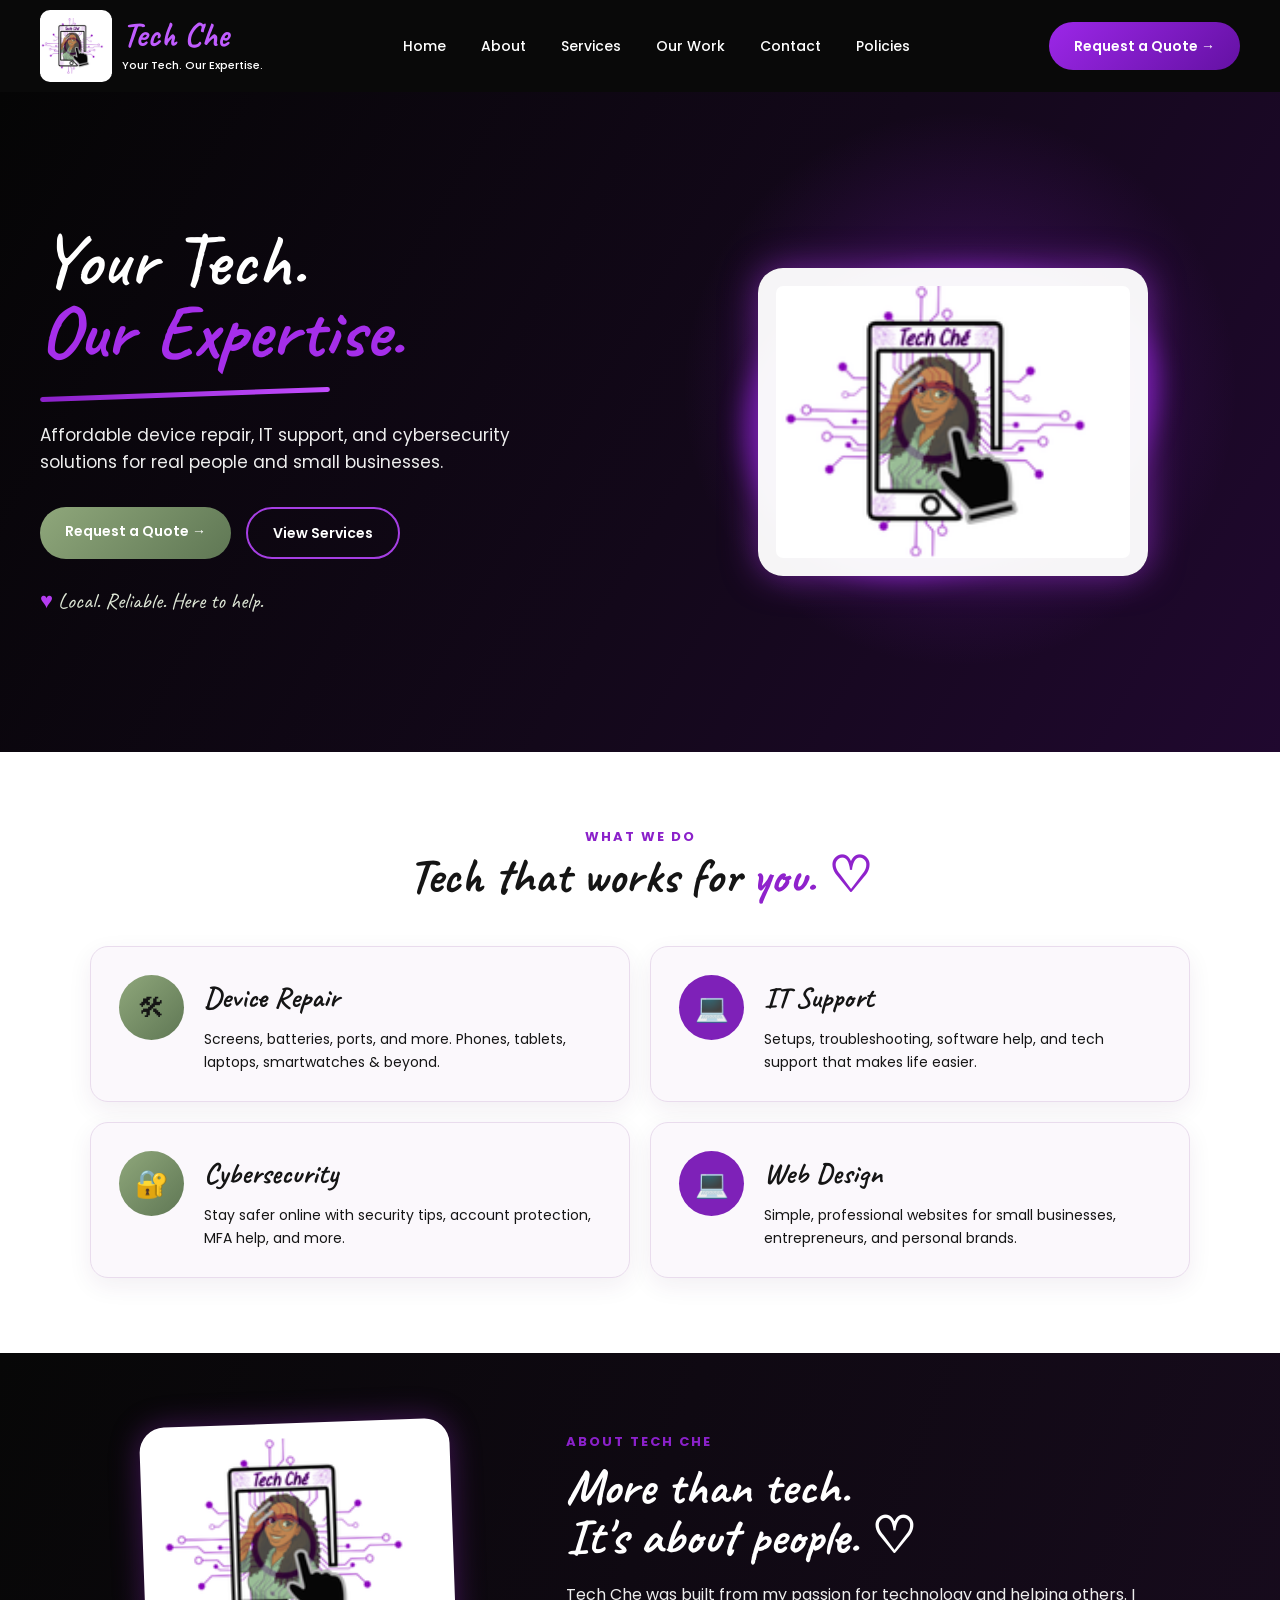
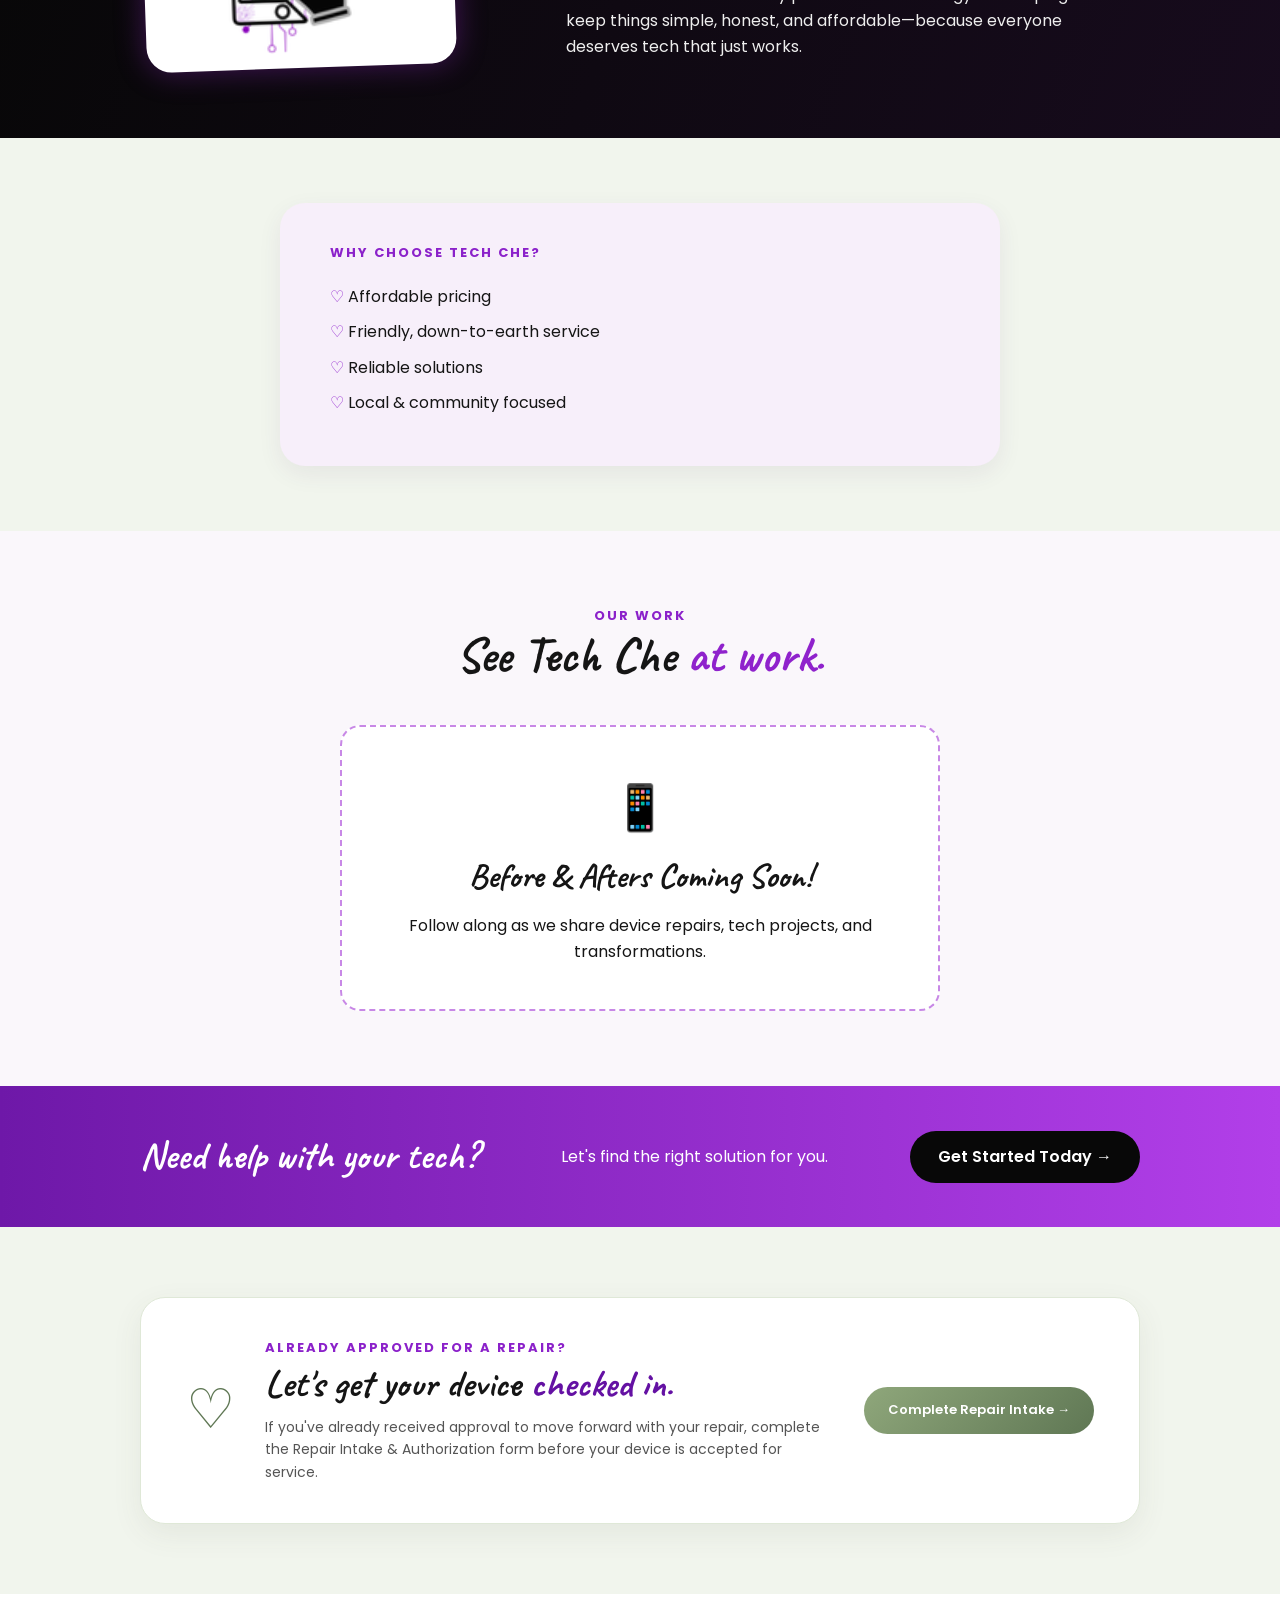
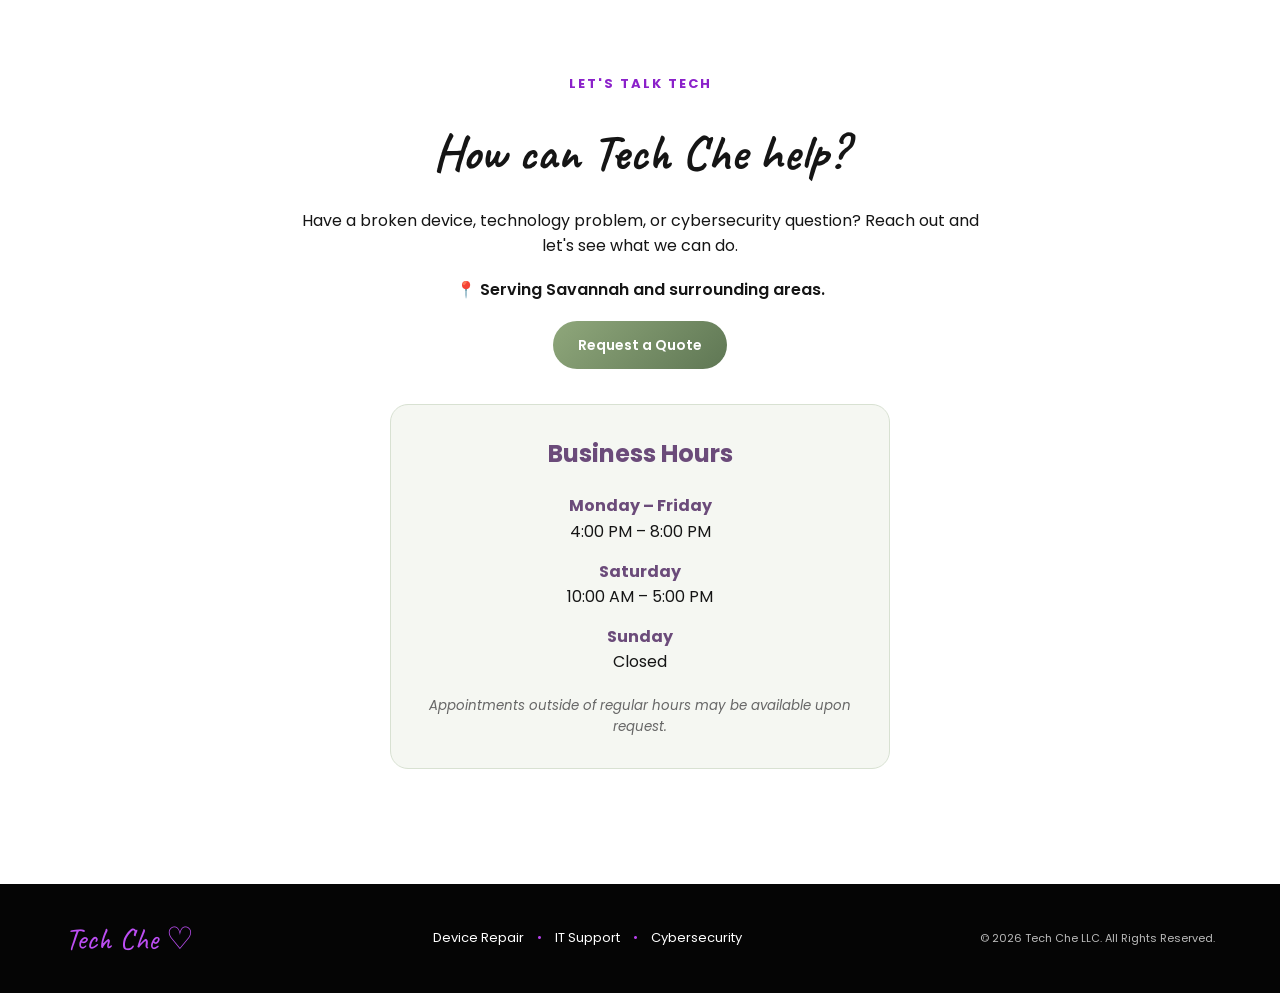
<file: index.html>
<!DOCTYPE html>
<html lang="en">

<head>
    <meta charset="UTF-8">
    <meta name="viewport" content="width=device-width, initial-scale=1.0">

    <title>Tech Che | Device Repair, IT Support & Cybersecurity</title>

    <meta name="description"
        content="Tech Che provides affordable device repair, IT support, and cybersecurity solutions for individuals and small businesses.">

    <link rel="stylesheet" href="style.css">

    <!-- Google Fonts -->
    <link rel="preconnect" href="https://fonts.googleapis.com">
    <link rel="preconnect" href="https://fonts.gstatic.com" crossorigin>
    <link href="https://fonts.googleapis.com/css2?family=Caveat:wght@400;600;700&family=Poppins:wght@400;500;600;700&display=swap"
        rel="stylesheet">
</head>

<body>


    <!-- NAVIGATION -->
    <header>
        <nav>

            <a href="/" class="brand">
                <img src="tech-che-logo.png" alt="Tech Che Logo">
                <div>
                    <span class="brand-name">Tech Che</span>
                    <span class="tagline">Your Tech. Our Expertise.</span>
                </div>
            </a>

    <button class="menu-toggle" onclick="toggleMenu()" aria-label="Open navigation menu">
    ☰
</button>

<ul id="nav-menu">
    <li><a href="/">Home</a></li>
    <li><a href="/#about">About</a></li>
    <li><a href="/#services">Services</a></li>
    <li><a href="/#work">Our Work</a></li>
    <li><a href="/#contact">Contact</a></li>
    <li><a href="/policies.html">Policies</a></li>
</ul>
           

    <a href="quote.html" class="nav-button">
        Request a Quote →
    </a>

</div>

        </nav>
    </header>


    <main>

        <!-- HERO -->
        <section id="home" class="hero">

            <div class="hero-content">

                <div class="hero-text">

                    <h1>
                        <span>Your Tech.</span>
                        <strong>Our Expertise.</strong>
                    </h1>

                    <div class="purple-line"></div>

                    <p class="hero-description">
                        Affordable device repair, IT support, and cybersecurity
                        solutions for real people and small businesses.
                    </p>

                    <div class="hero-buttons">

                        <a href="quote.html" class="primary-button">
                            Request a Quote →
                        </a>

                        <a href="#services" class="secondary-button">
                            View Services
                        </a>

                    </div>

                    <p class="local-message">
                        ♥ <span>Local. Reliable. Here to help.</span>
                    </p>

                </div>


                <div class="hero-image">

                    <div class="purple-glow"></div>

                    <img src="tech-che-logo.png"
                         alt="Tech Che Technology Services">

                </div>

            </div>

        </section>


        <!-- SERVICES -->
        <section id="services" class="services">

            <div class="section-heading">

                <p>WHAT WE DO</p>

                <h2>
                    Tech that works for
                    <span>you. ♡</span>
                </h2>

            </div>


            <div class="service-grid">

                <div class="service-card">

                    <div class="service-icon">🛠</div>

                    <div>
                        <h3>Device Repair</h3>

                        <p>
                            Screens, batteries, ports, and more.
                            Phones, tablets, laptops, smartwatches
                            & beyond.
                        </p>
                    </div>

                </div>


                <div class="service-card">

                    <div class="service-icon">💻</div>

                    <div>
                        <h3>IT Support</h3>

                        <p>
                            Setups, troubleshooting, software help,
                            and tech support that makes life easier.
                        </p>
                    </div>

                </div>


                <div class="service-card">

                    <div class="service-icon">🔐</div>

                    <div>
                        <h3>Cybersecurity</h3>

                        <p>
                            Stay safer online with security tips,
                            account protection, MFA help, and more.
                        </p>
                    </div>

                </div>

          <div class="service-card">
    <div class="service-icon">💻</div>

    <div>
        <h3>Web Design</h3>

        <p>
            Simple, professional websites for small businesses,
            entrepreneurs, and personal brands.
        </p>
    </div>
</div>

        </section>


        <!-- ABOUT -->
        <section id="about" class="about">

            <div class="about-layout">

                <div class="about-visual">

                    <div class="about-logo-box">
                        <img src="tech-che-logo.png"
                             alt="Tech Che">
                    </div>

                </div>


                <div class="about-text">

                    <p class="small-heading">ABOUT TECH CHE</p>

                    <h2>
                        More than tech.<br>
                        It's about people. ♡
                    </h2>

                    <p>
                        Tech Che was built from my passion for technology
                        and helping others. I keep things simple, honest,
                        and affordable—because everyone deserves tech
                        that just works.
                    </p>

                </div>

            </div>

        </section>


        <!-- WHY TECH CHE -->
        <section class="why">

            <div class="why-box">

                <p class="small-heading">WHY CHOOSE TECH CHE?</p>

                <div class="why-list">

                    <p>♡ Affordable pricing</p>

                    <p>♡ Friendly, down-to-earth service</p>

                    <p>♡ Reliable solutions</p>

                    <p>♡ Local & community focused</p>

                </div>

            </div>

        </section>


        <!-- OUR WORK -->
        <section id="work" class="work">

            <div class="section-heading">

                <p>OUR WORK</p>

                <h2>
                    See Tech Che
                    <span>at work.</span>
                </h2>

            </div>


            <div class="work-placeholder">

                <p>📱</p>

                <h3>Before & Afters Coming Soon!</h3>

                <p>
                    Follow along as we share device repairs,
                    tech projects, and transformations.
                </p>

            </div>

        </section>


        <!-- QUOTE -->
        <section id="quote" class="quote">

            <div class="quote-content">

                <h2>Need help with your tech?</h2>

                <p>
                    Let's find the right solution for you.
                </p>

                <a href="#contact" class="quote-button">
                    Get Started Today →
                </a>

            </div>

        </section>

<!-- EXISTING CUSTOMER INTAKE -->
<section class="intake-cta">

    <div class="intake-cta-box">

        <div class="intake-cta-icon">♡</div>

        <div class="intake-cta-text">

            <p class="small-heading">
                ALREADY APPROVED FOR A REPAIR?
            </p>

            <h2>
                Let's get your device
                <span>checked in.</span>
            </h2>

            <p>
                If you've already received approval to move forward
                with your repair, complete the Repair Intake &
                Authorization form before your device is accepted
                for service.
            </p>

        </div>

        <a href="/intake.html" class="intake-cta-button">
            Complete Repair Intake →
        </a>

    </div>

</section>
        <!-- CONTACT -->
        <section id="contact" class="contact">

            <p class="small-heading">LET'S TALK TECH</p>

            <h2>How can Tech Che help?</h2>

            <p>
                Have a broken device, technology problem,
                or cybersecurity question? Reach out and
                let's see what we can do.
            </p>

            <p class="service-area">
                📍 Serving Savannah and surrounding areas.
            </p>

            <a href="quote.html" class="primary-button">
                Request a Quote
            </a>
<div class="business-hours">
    <h3>Business Hours</h3>

    <p><strong>Monday – Friday</strong><br>
    4:00 PM – 8:00 PM</p>

    <p><strong>Saturday</strong><br>
    10:00 AM – 5:00 PM</p>

    <p><strong>Sunday</strong><br>
    Closed</p>

    <small>Appointments outside of regular hours may be available upon request.</small>
</div>
        </section>

    </main>


    <!-- FOOTER -->
    <footer>

        <div class="footer-content">

            <div class="footer-brand">
                Tech Che ♡
            </div>

            <div class="footer-services">
                Device Repair
                <span>•</span>
                IT Support
                <span>•</span>
                Cybersecurity
            </div>

            <p>
                © 2026 Tech Che LLC. All Rights Reserved.
            </p>

        </div>

    </footer>
<script>
    function toggleMenu() {
        document.getElementById("nav-menu").classList.toggle("show");
    }
</script>
</body>

</html>
</file>
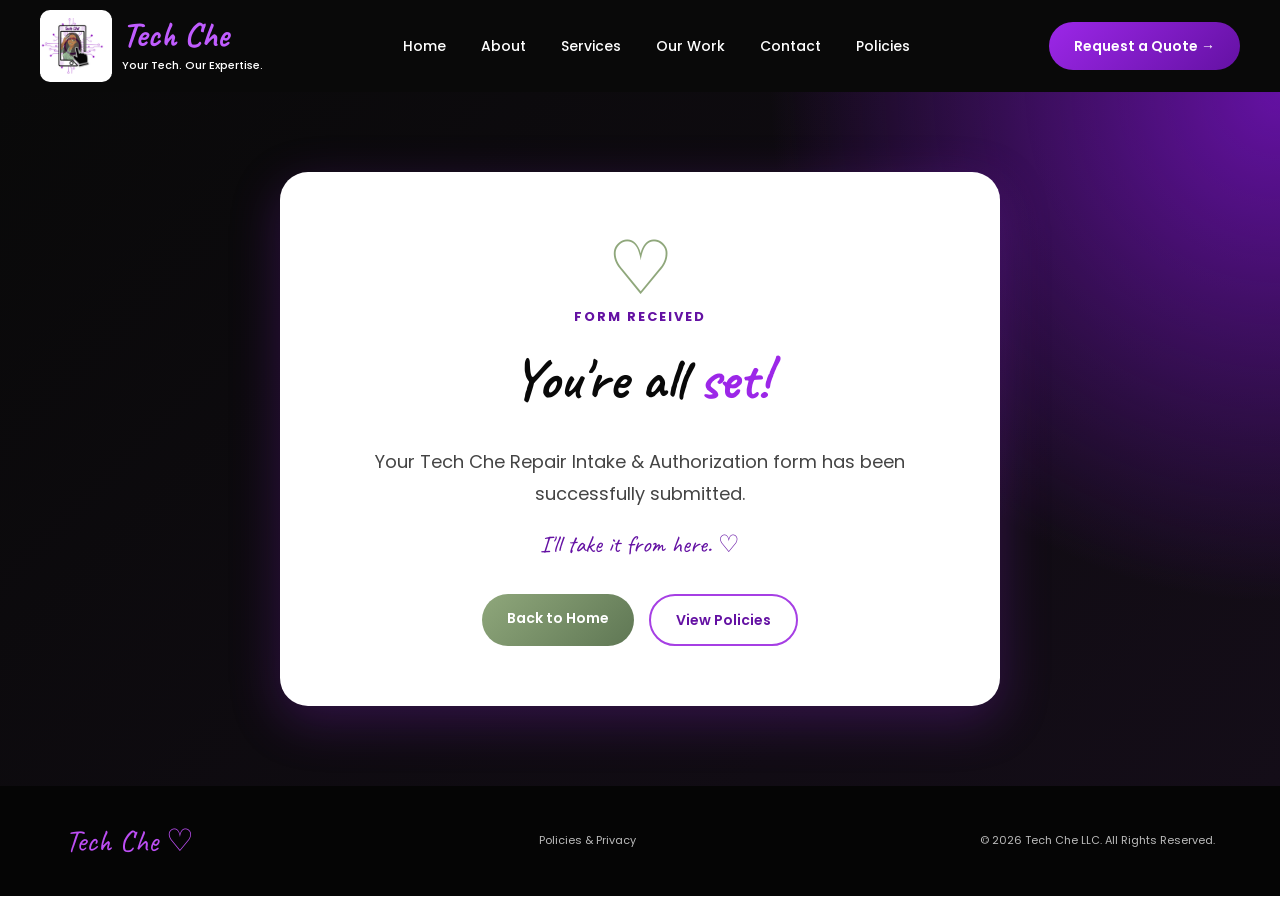
<file: intake-thank-you.html>
<!DOCTYPE html>
<html lang="en">

<head>
    <meta charset="UTF-8">
    <meta name="viewport" content="width=device-width, initial-scale=1.0">

    <title>Repair Authorization Received | Tech Che</title>

    <link rel="stylesheet" href="style.css">

    <link rel="preconnect" href="https://fonts.googleapis.com">
    <link rel="preconnect" href="https://fonts.gstatic.com" crossorigin>

    <link href="https://fonts.googleapis.com/css2?family=Caveat:wght@400;600;700&family=Poppins:wght@400;500;600;700&display=swap"
          rel="stylesheet">
</head>

<body>

<header>
    <nav>

        <a href="/" class="brand">
            <img src="tech-che-logo.png" alt="Tech Che Logo">

            <div>
                <span class="brand-name">Tech Che</span>
                <span class="tagline">Your Tech. Our Expertise.</span>
            </div>
        </a>

        <button class="menu-toggle"
                onclick="toggleMenu()"
                aria-label="Open navigation menu">
            ☰
        </button>

      <ul id="nav-menu">
    <li><a href="/">Home</a></li>
    <li><a href="/#about">About</a></li>
    <li><a href="/#services">Services</a></li>
    <li><a href="/#work">Our Work</a></li>
    <li><a href="/#contact">Contact</a></li>
    <li><a href="/policies.html">Policies</a></li>
</ul>

        <a href="quote.html" class="nav-button">
            Request a Quote →
        </a>

    </nav>
</header>


<main class="thank-you-page">

    <section class="thank-you-box">

        <div class="thank-you-heart">♡</div>

        <p class="small-heading">
            FORM RECEIVED
        </p>

        <h1>
            You're all
            <span>set!</span>
        </h1>

        <p class="thank-you-message">
            Your Tech Che Repair Intake & Authorization form
            has been successfully submitted.
        </p>

        <p class="thank-you-small">
            I'll take it from here. ♡
        </p>

        <div class="thank-you-buttons">

            <a href="index.html"
               class="primary-button">
                Back to Home
            </a>

            <a href="policies.html"
               class="secondary-button"
               style="color:#6411a3;">
                View Policies
            </a>

        </div>

    </section>

</main>


<footer>

    <div class="footer-content">

        <div class="footer-brand">
            Tech Che ♡
        </div>

        <p>
            <a href="policies.html">Policies & Privacy</a>
        </p>

        <p>
            © 2026 Tech Che LLC. All Rights Reserved.
        </p>

    </div>

</footer>


<script>
    function toggleMenu() {
        document.getElementById("nav-menu").classList.toggle("show");
    }
</script>

</body>
</html>
</file>
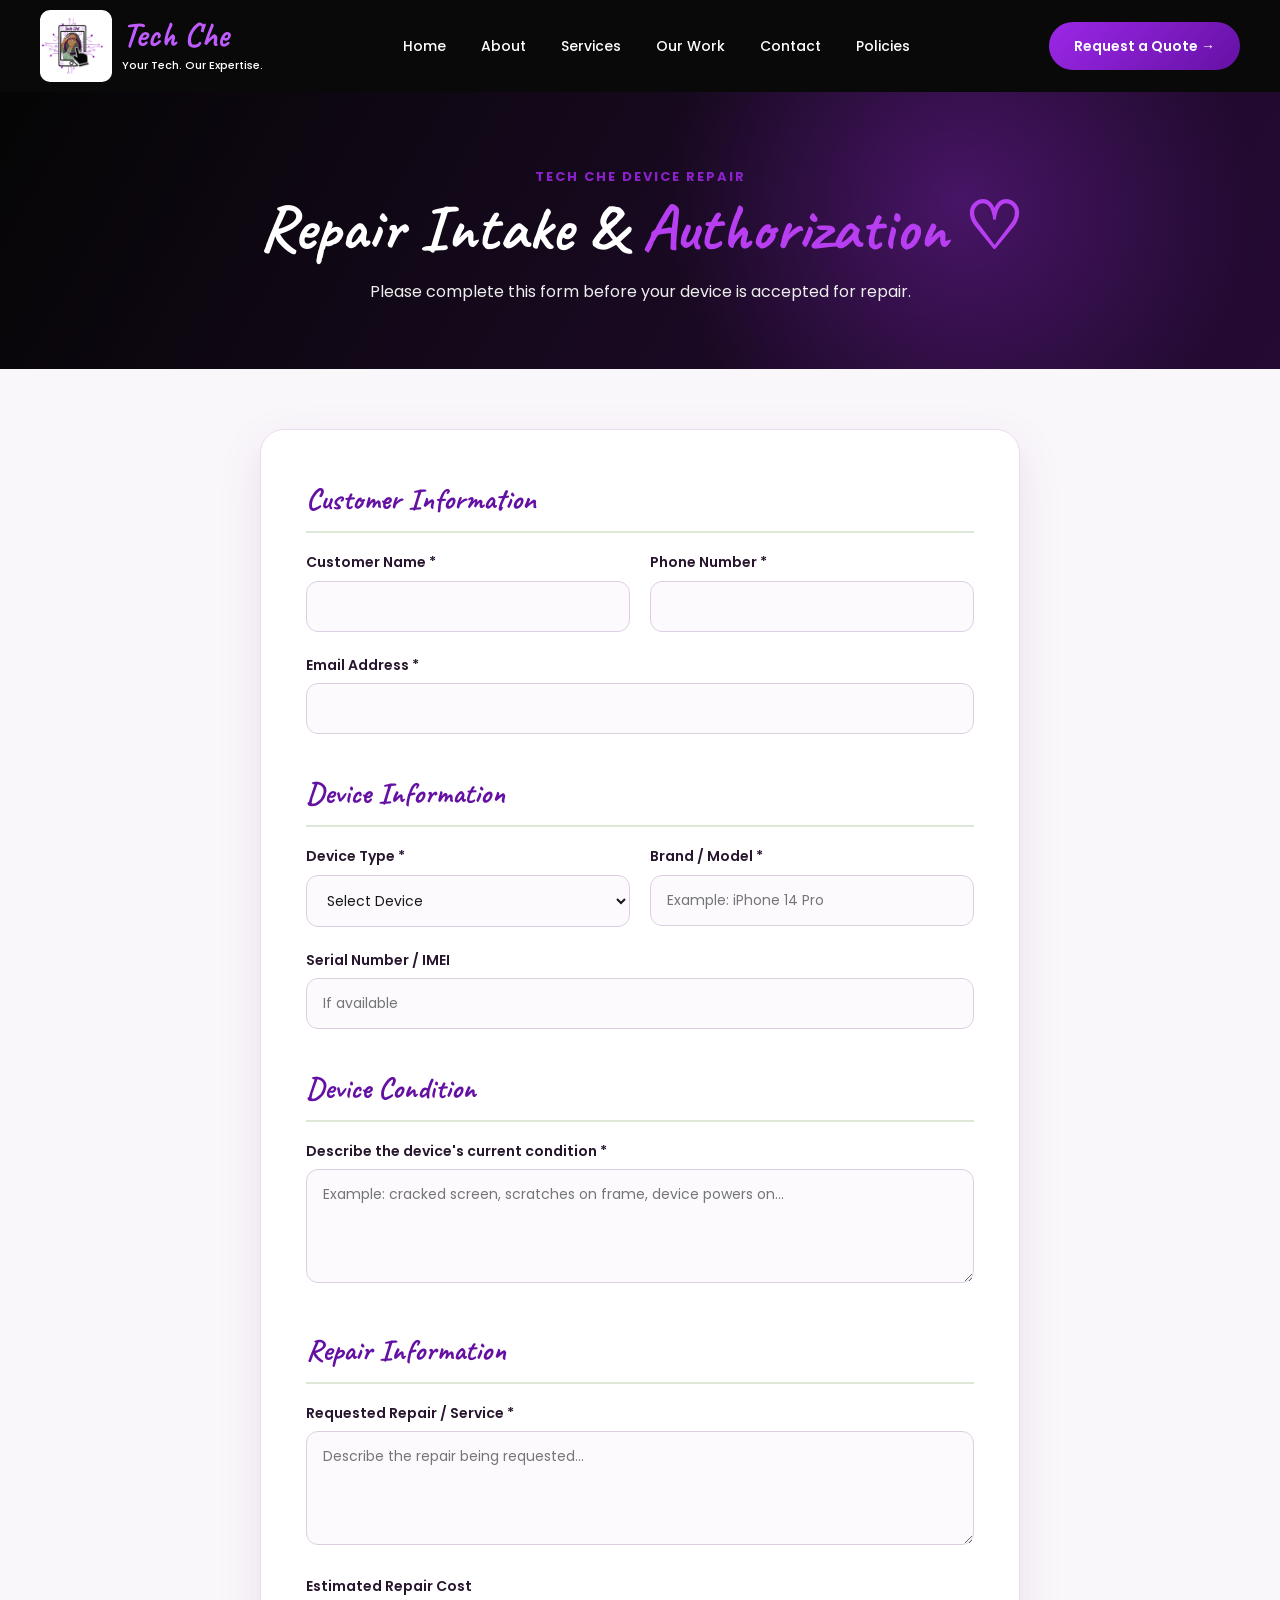
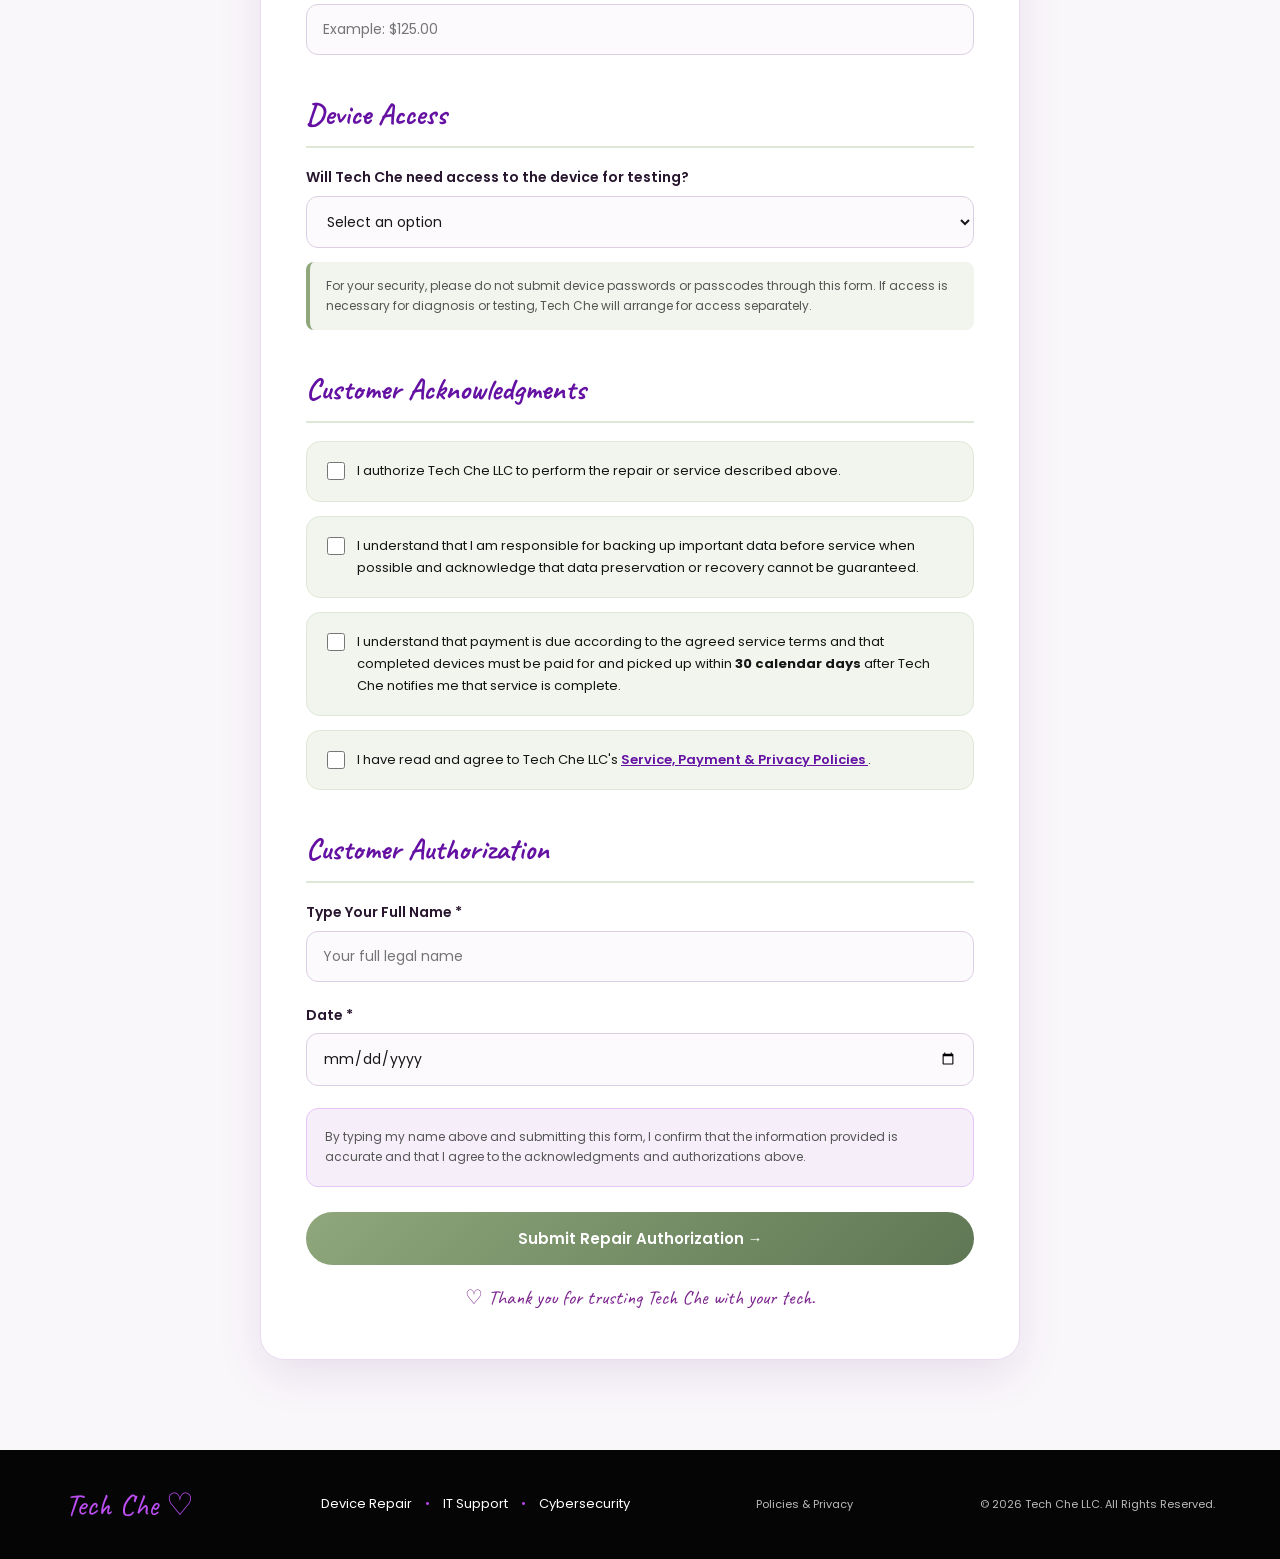
<file: intake.html>
<!DOCTYPE html>
<html lang="en">

<head>
    <meta charset="UTF-8">
    <meta name="viewport" content="width=device-width, initial-scale=1.0">

    <title>Repair Intake & Authorization | Tech Che</title>

    <meta name="description"
          content="Tech Che repair intake and customer authorization form.">

    <link rel="stylesheet" href="style.css">

    <link rel="preconnect" href="https://fonts.googleapis.com">
    <link rel="preconnect" href="https://fonts.gstatic.com" crossorigin>

    <link href="https://fonts.googleapis.com/css2?family=Caveat:wght@400;600;700&family=Poppins:wght@400;500;600;700&display=swap"
          rel="stylesheet">
</head>

<body>

<!-- NAVIGATION -->
<header>
    <nav>

        <a href="/" class="brand">
            <img src="tech-che-logo.png" alt="Tech Che Logo">

            <div>
                <span class="brand-name">Tech Che</span>
                <span class="tagline">Your Tech. Our Expertise.</span>
            </div>
        </a>

        <button class="menu-toggle"
                onclick="toggleMenu()"
                aria-label="Open navigation menu">
            ☰
        </button>

<ul id="nav-menu">
    <li><a href="/">Home</a></li>
    <li><a href="/#about">About</a></li>
    <li><a href="/#services">Services</a></li>
    <li><a href="/#work">Our Work</a></li>
    <li><a href="/#contact">Contact</a></li>
    <li><a href="/policies.html">Policies</a></li>
</ul>

        <a href="quote.html" class="nav-button">
            Request a Quote →
        </a>

      
    </nav>
</header>


<main class="quote-page">

    <!-- PAGE HEADING -->
    <section class="quote-hero">

        <p class="small-heading">TECH CHE DEVICE REPAIR</p>

        <h1>
            Repair Intake &
            <span>Authorization ♡</span>
        </h1>

        <p>
            Please complete this form before your device is accepted
            for repair.
        </p>

    </section>


    <!-- INTAKE FORM -->
    <section class="quote-form-section">

        <div class="quote-form-container">

            <form id="tech-che-intake-form"
                  action="https://formspree.io/f/mwlkaora"
                  method="POST">

                <input type="hidden"
                       name="_subject"
                       value="New Tech Che Repair Intake">


                <!-- CUSTOMER INFORMATION -->

                <p class="intake-section-title">
                    Customer Information
                </p>

                <div class="form-row">

                    <div class="form-group">
                        <label for="customer-name">Customer Name *</label>

                        <input type="text"
                               id="customer-name"
                               name="customer_name"
                               required>
                    </div>

                    <div class="form-group">
                        <label for="customer-phone">Phone Number *</label>

                        <input type="tel"
                               id="customer-phone"
                               name="customer_phone"
                               required>
                    </div>

                </div>


                <div class="form-group">
                    <label for="customer-email">Email Address *</label>

                    <input type="email"
                           id="customer-email"
                           name="customer_email"
                           required>
                </div>


                <!-- DEVICE INFORMATION -->

                <p class="intake-section-title">
                    Device Information
                </p>

                <div class="form-row">

                    <div class="form-group">

                        <label for="device-type">Device Type *</label>

                        <select id="device-type"
                                name="device_type"
                                required>

                            <option value="">Select Device</option>
                            <option>Phone</option>
                            <option>Tablet / iPad</option>
                            <option>Laptop</option>
                            <option>Desktop Computer</option>
                            <option>Smartwatch</option>
                            <option>Other</option>

                        </select>

                    </div>


                    <div class="form-group">

                        <label for="device-model">
                            Brand / Model *
                        </label>

                        <input type="text"
                               id="device-model"
                               name="device_model"
                               placeholder="Example: iPhone 14 Pro"
                               required>

                    </div>

                </div>


                <div class="form-group">

                    <label for="serial">
                        Serial Number / IMEI
                    </label>

                    <input type="text"
                           id="serial"
                           name="serial_imei"
                           placeholder="If available">

                </div>


                <!-- DEVICE CONDITION -->

                <p class="intake-section-title">
                    Device Condition
                </p>

                <div class="form-group">

                    <label for="condition">
                        Describe the device's current condition *
                    </label>

                    <textarea id="condition"
                              name="device_condition"
                              rows="4"
                              placeholder="Example: cracked screen, scratches on frame, device powers on..."
                              required></textarea>

                </div>


                <!-- REPAIR -->

                <p class="intake-section-title">
                    Repair Information
                </p>

                <div class="form-group">

                    <label for="repair">
                        Requested Repair / Service *
                    </label>

                    <textarea id="repair"
                              name="requested_repair"
                              rows="4"
                              placeholder="Describe the repair being requested..."
                              required></textarea>

                </div>


                <div class="form-group">

                    <label for="estimate">
                        Estimated Repair Cost
                    </label>

                    <input type="text"
                           id="estimate"
                           name="estimated_cost"
                           placeholder="Example: $125.00">

                </div>


              <!-- DEVICE ACCESS -->

<p class="intake-section-title">
    Device Access
</p>

<div class="form-group">

    <label for="device-access">
        Will Tech Che need access to the device for testing?
    </label>

    <select id="device-access"
            name="device_access">

        <option value="">
            Select an option
        </option>

        <option value="Yes - access will be provided separately">
            Yes — I will provide access separately if needed
        </option>

        <option value="No">
            No
        </option>

        <option value="Not Applicable">
            Not Applicable
        </option>

    </select>

</div>

<p class="intake-help">
    For your security, please do not submit device passwords or
    passcodes through this form. If access is necessary for
    diagnosis or testing, Tech Che will arrange for access separately.
</p>

                <!-- ACKNOWLEDGMENTS -->

                <p class="intake-section-title">
                    Customer Acknowledgments
                </p>


                <div class="policy-agreement">

                    <label class="policy-checkbox">

                        <input type="checkbox"
                               name="repair_authorization"
                               value="Agreed"
                               required>

                        <span>
                            I authorize Tech Che LLC to perform the repair
                            or service described above.
                        </span>

                    </label>

                </div>


                <div class="policy-agreement">

                    <label class="policy-checkbox">

                        <input type="checkbox"
                               name="data_acknowledgment"
                               value="Agreed"
                               required>

                        <span>
                            I understand that I am responsible for backing up
                            important data before service when possible and
                            acknowledge that data preservation or recovery
                            cannot be guaranteed.
                        </span>

                    </label>

                </div>


                <div class="policy-agreement">

                    <label class="policy-checkbox">

                        <input type="checkbox"
                               name="pickup_payment_acknowledgment"
                               value="Agreed"
                               required>

                        <span>
                            I understand that payment is due according to the
                            agreed service terms and that completed devices
                            must be paid for and picked up within
                            <strong>30 calendar days</strong> after Tech Che
                            notifies me that service is complete.
                        </span>

                    </label>

                </div>


                <div class="policy-agreement">

                    <label class="policy-checkbox">

                        <input type="checkbox"
                               name="policy_agreement"
                               value="Agreed"
                               required>

                        <span>
                            I have read and agree to Tech Che LLC's
                            <a href="policies.html"
                               target="_blank"
                               rel="noopener noreferrer">
                                Service, Payment & Privacy Policies
                            </a>.
                        </span>

                    </label>

                </div>


                <!-- ELECTRONIC SIGNATURE -->

                <p class="intake-section-title">
                    Customer Authorization
                </p>

                <div class="form-group">

                    <label for="signature">
                        Type Your Full Name *
                    </label>

                    <input type="text"
                           id="signature"
                           name="electronic_signature"
                           placeholder="Your full legal name"
                           required>

                </div>


                <div class="form-group">

                    <label for="signature-date">
                        Date *
                    </label>

                    <input type="date"
                           id="signature-date"
                           name="signature_date"
                           required>

                </div>


                <p class="signature-notice">
                    By typing my name above and submitting this form,
                    I confirm that the information provided is accurate
                    and that I agree to the acknowledgments and
                    authorizations above.
                </p>


                <button type="submit"
                        class="form-submit">

                    Submit Repair Authorization →

                </button>


                <p class="form-note">
                    ♡ Thank you for trusting Tech Che with your tech.
                </p>

            </form>

        </div>

    </section>

</main>


<footer>

    <div class="footer-content">

        <div class="footer-brand">
            Tech Che ♡
        </div>

        <div class="footer-services">
            Device Repair
            <span>•</span>
            IT Support
            <span>•</span>
            Cybersecurity
        </div>

        <p>
            <a href="policies.html">Policies & Privacy</a>
        </p>

        <p>
            © 2026 Tech Che LLC. All Rights Reserved.
        </p>

    </div>

</footer>

<script>
    const intakeForm = document.getElementById("tech-che-intake-form");

    intakeForm.addEventListener("submit", async function(event) {
        event.preventDefault();

        const submitButton = intakeForm.querySelector(".form-submit");
        const originalText = submitButton.textContent;

        submitButton.textContent = "Submitting...";
        submitButton.disabled = true;

        try {

            const formData = new FormData(intakeForm);

            const response = await fetch(intakeForm.action, {
                method: "POST",
                body: formData,
                headers: {
                    "Accept": "application/json"
                }
            });

            if (response.ok) {
                window.location.href = "intake-thank-you.html";
            } else {
                alert("Your authorization could not be submitted. Please try again.");

                submitButton.textContent = originalText;
                submitButton.disabled = false;
            }

        } catch (error) {

            alert("Something went wrong. Please check your connection and try again.");

            submitButton.textContent = originalText;
            submitButton.disabled = false;
        }
    });
</script>
<script>
    function toggleMenu() {
        document.getElementById("nav-menu").classList.toggle("show");
    }
</script>

</body>
</html>
</file>
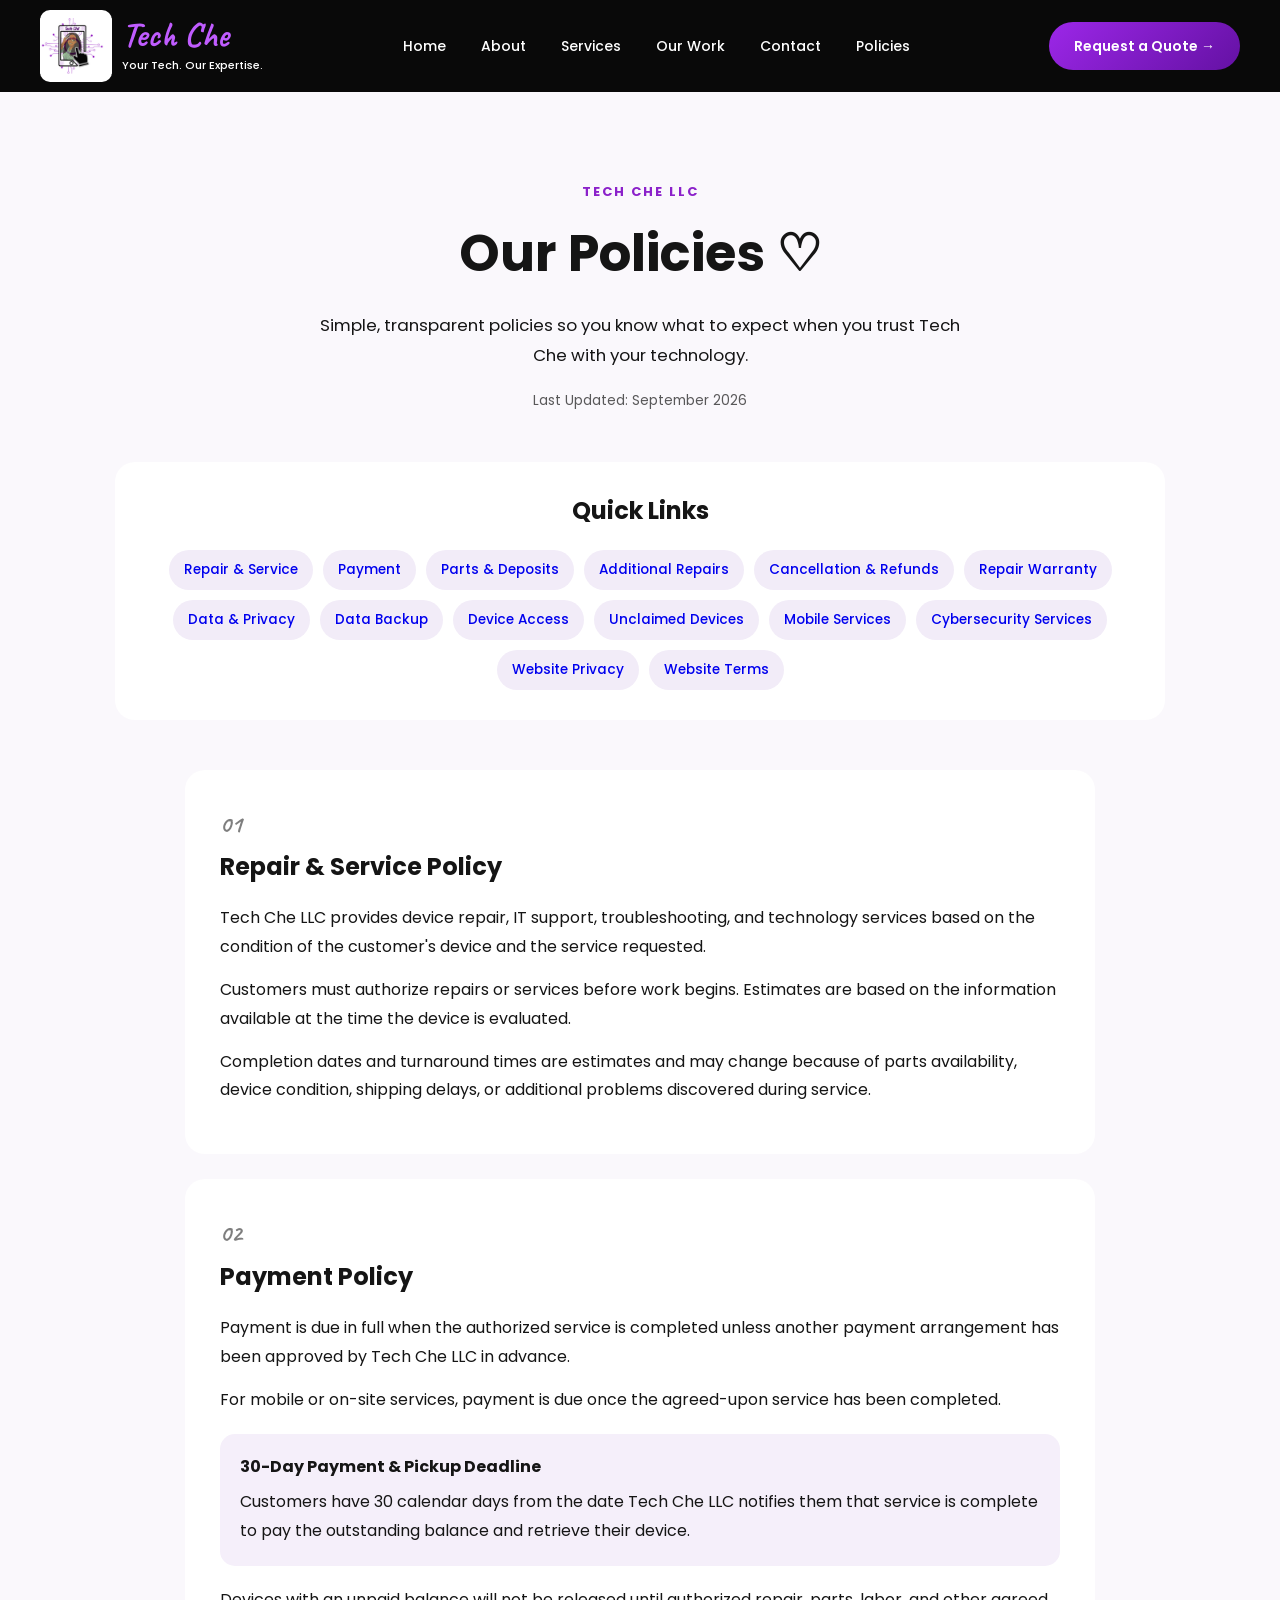
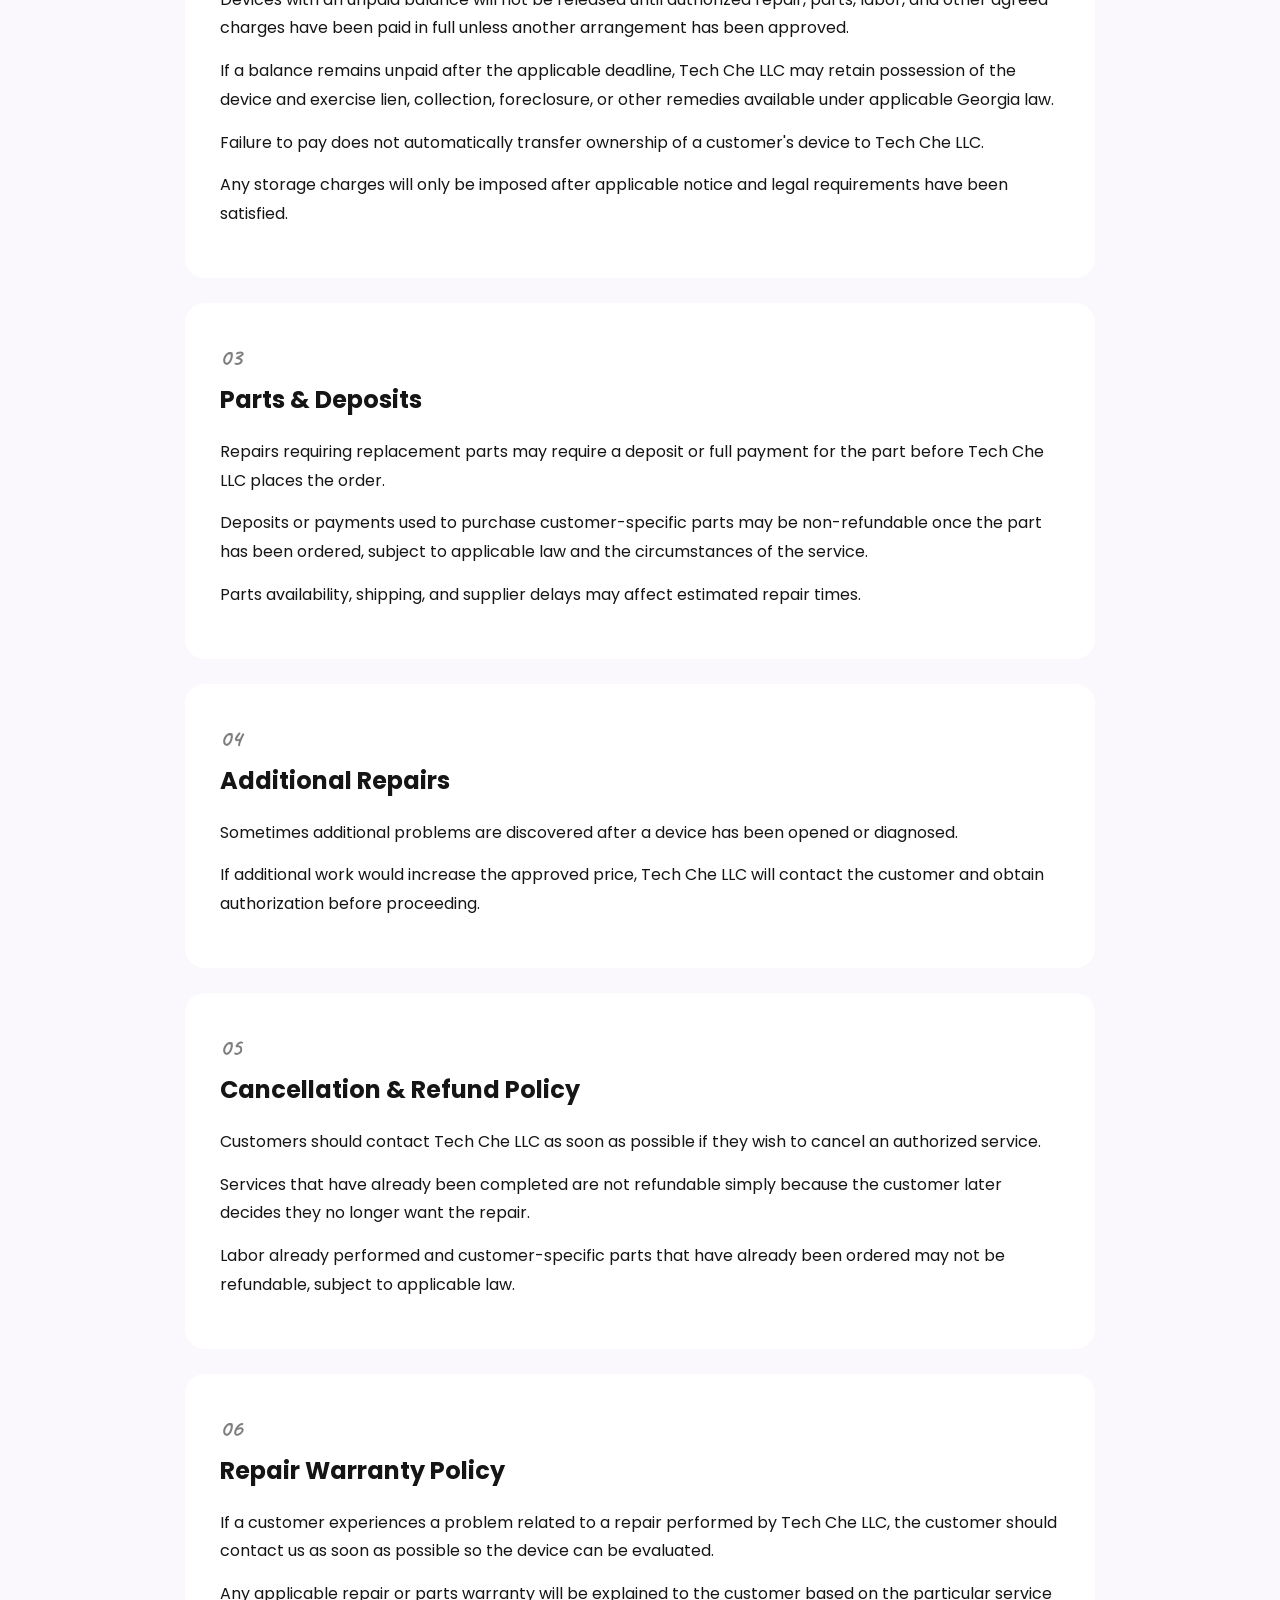
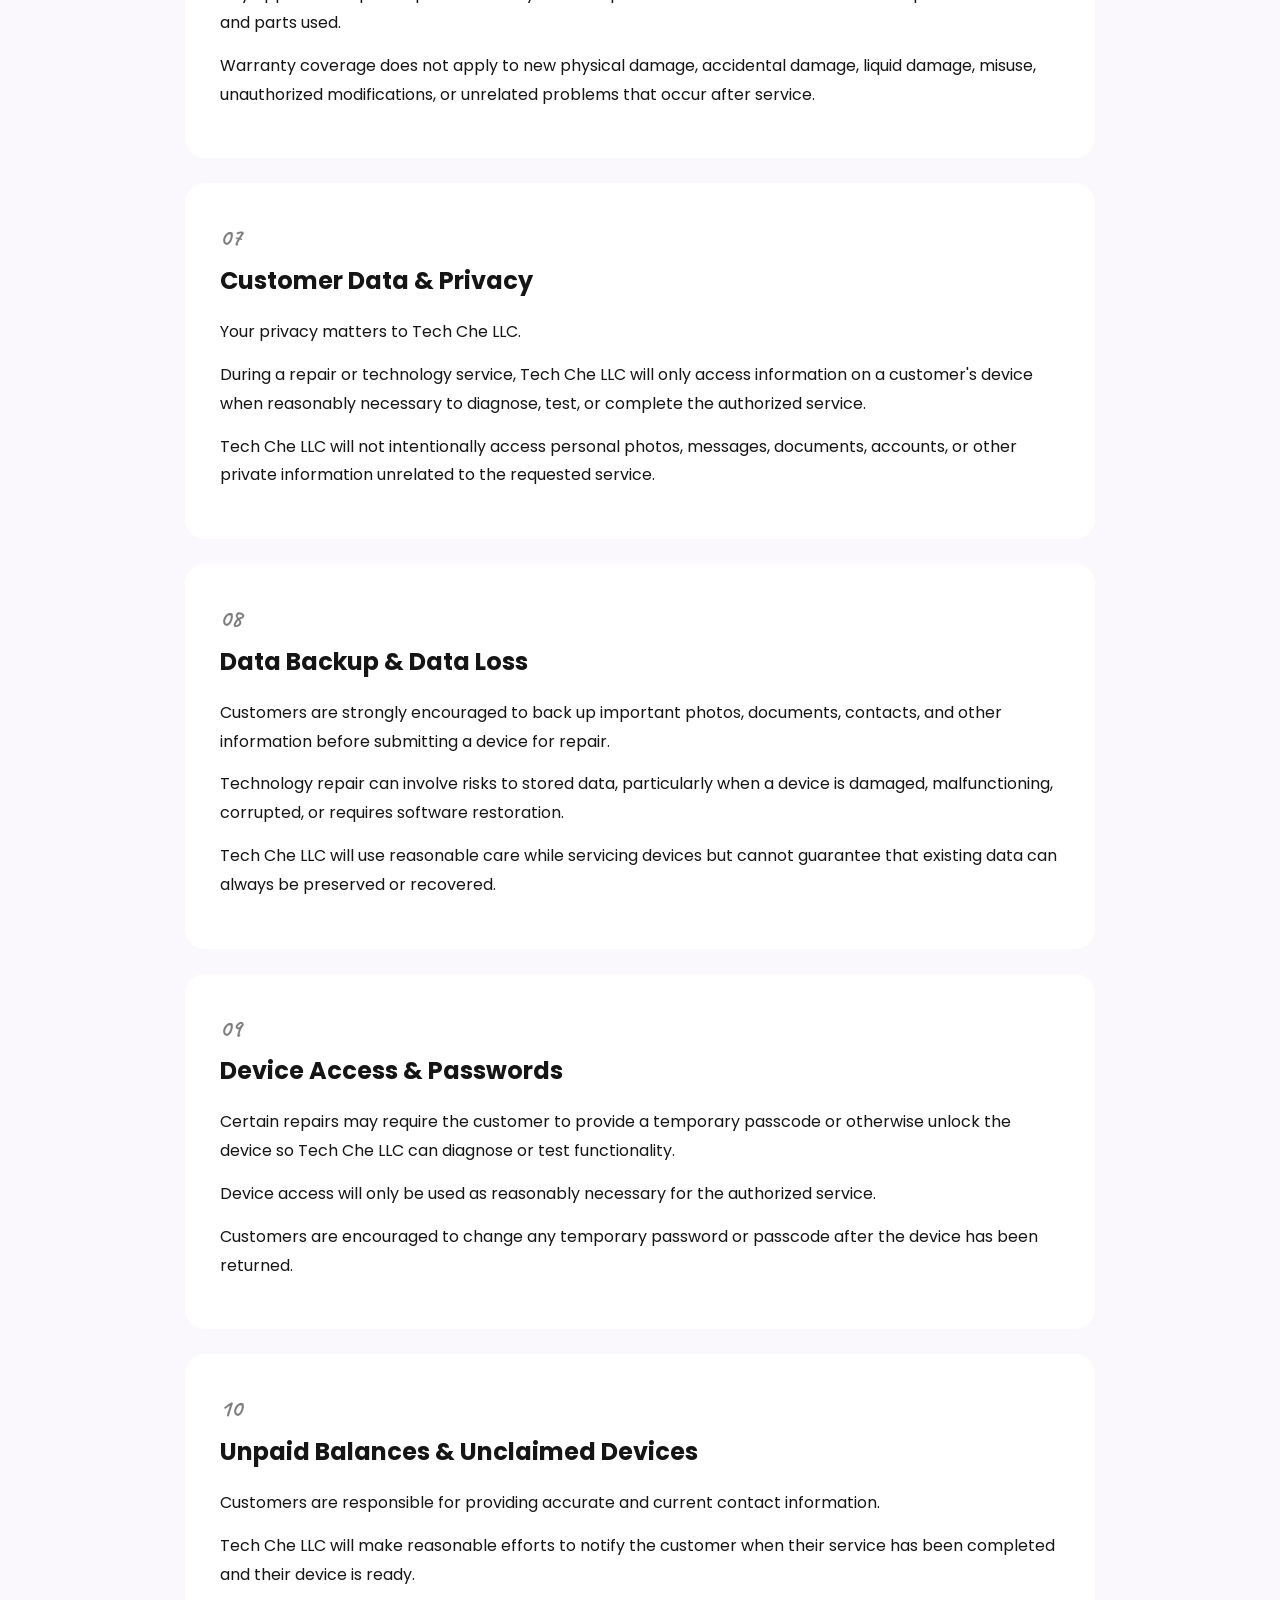
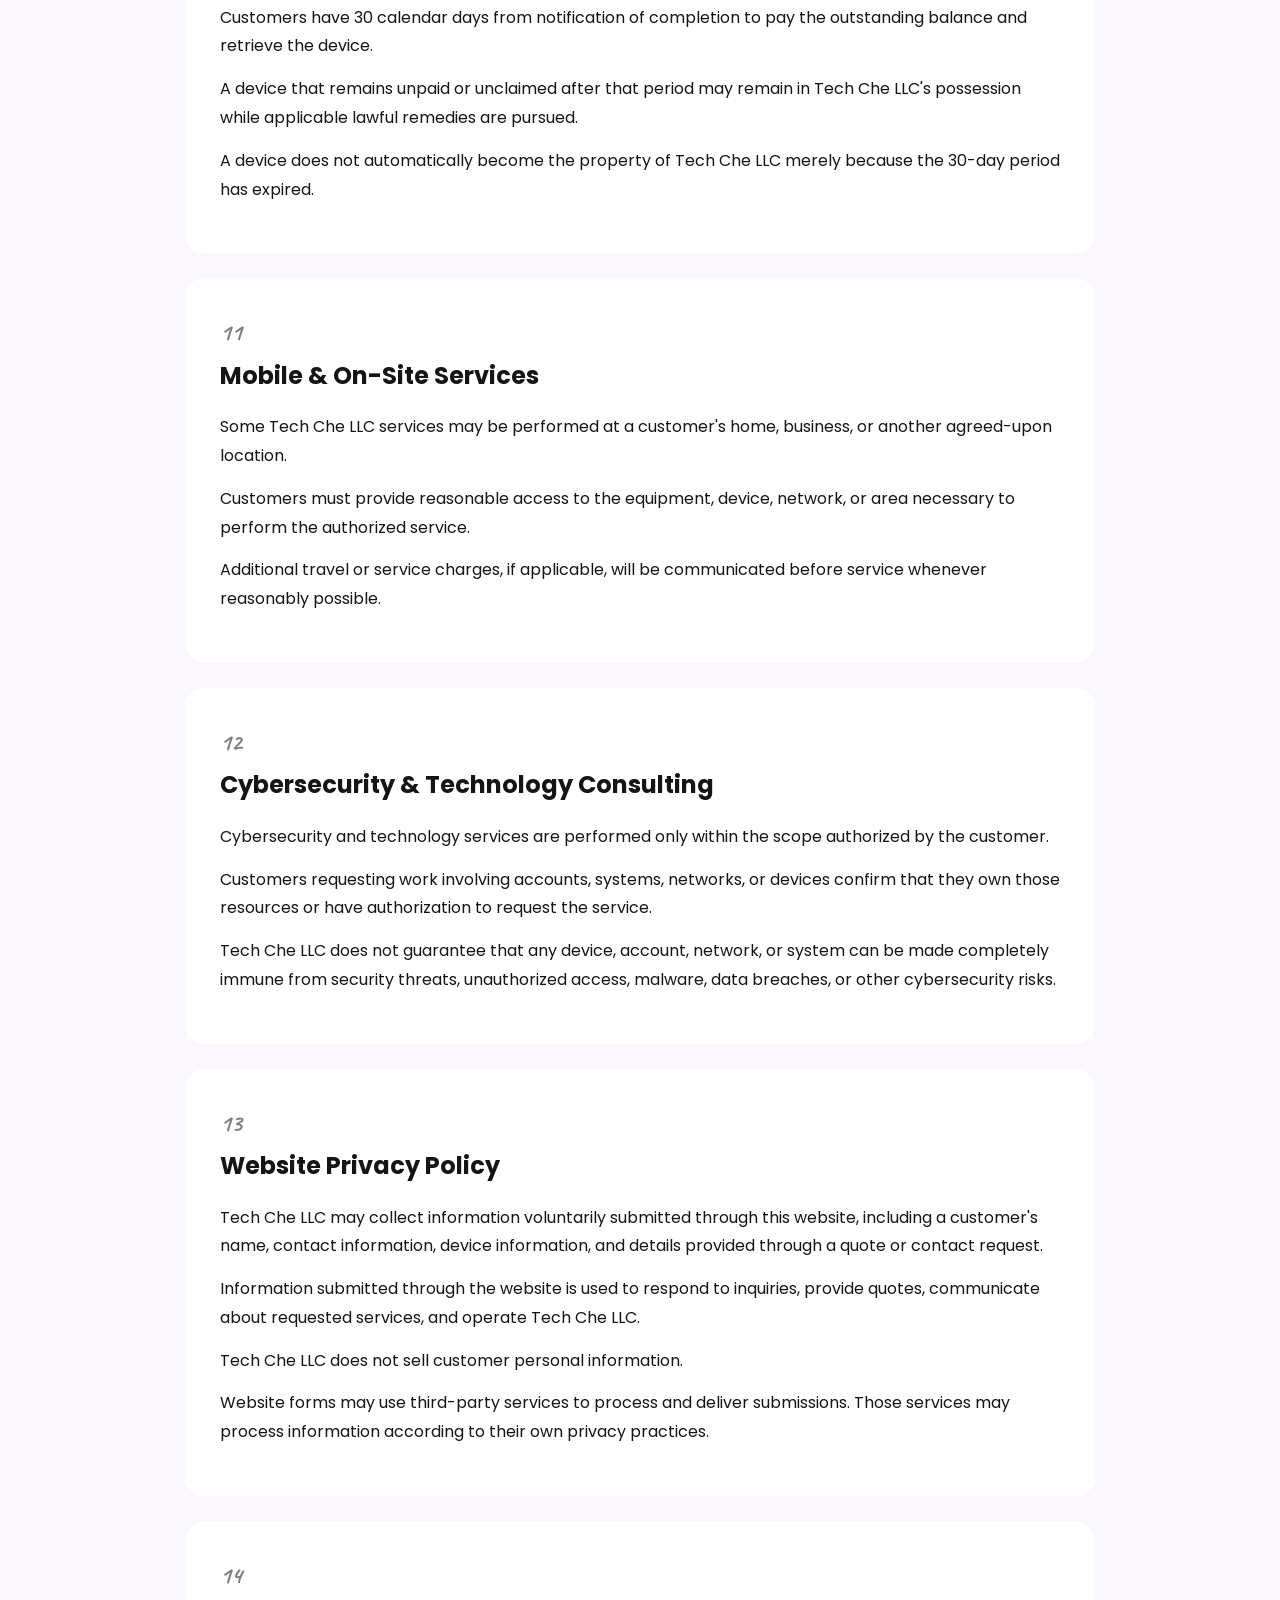
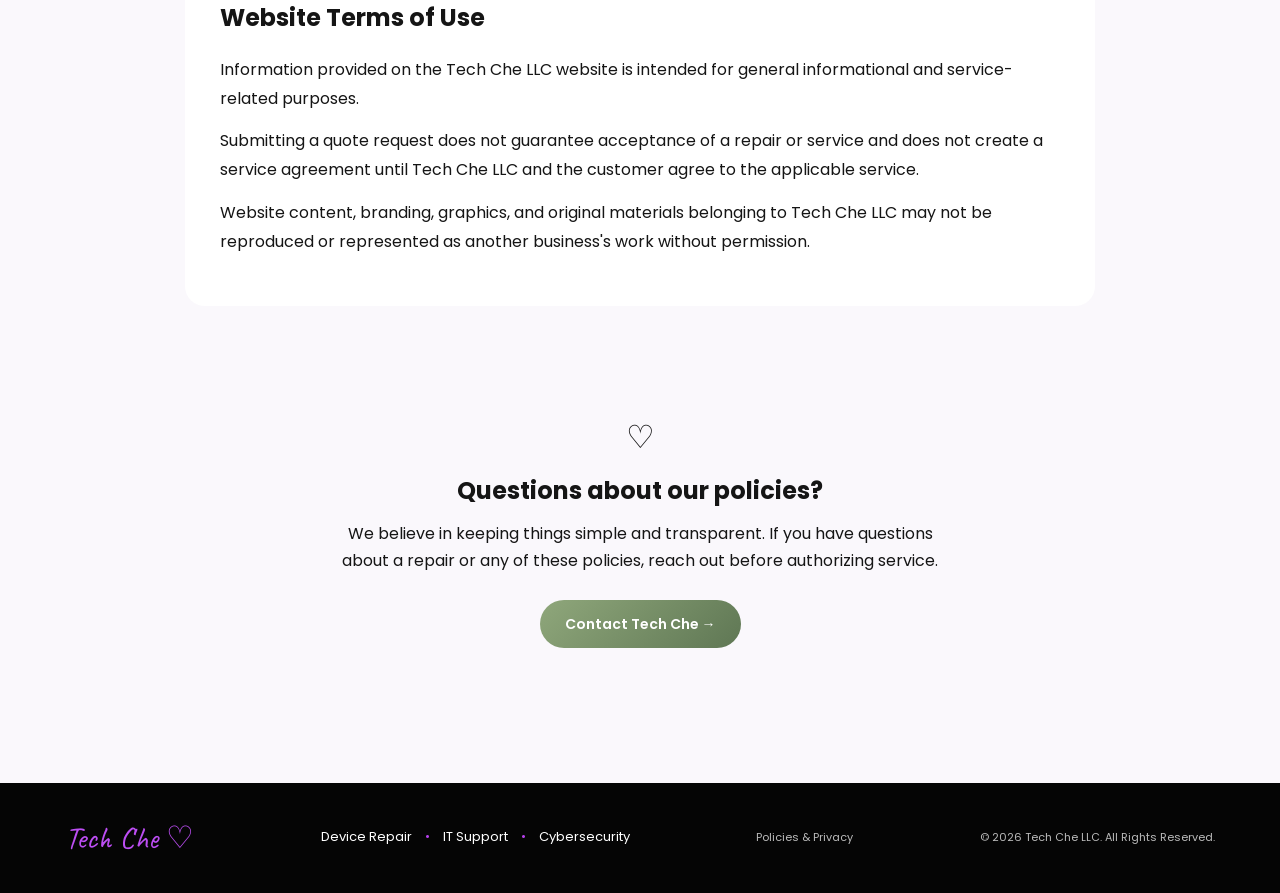
<file: policies.html>
<!DOCTYPE html>
<html lang="en">

<head>
    <meta charset="UTF-8">
    <meta name="viewport" content="width=device-width, initial-scale=1.0">

    <title>Policies | Tech Che LLC</title>

    <meta name="description"
        content="Review Tech Che LLC service, payment, repair, warranty, privacy, and customer policies.">

    <link rel="stylesheet" href="style.css">

    <link rel="preconnect" href="https://fonts.googleapis.com">
    <link rel="preconnect" href="https://fonts.gstatic.com" crossorigin>

    <link href="https://fonts.googleapis.com/css2?family=Caveat:wght@400;600;700&family=Poppins:wght@400;500;600;700&display=swap"
        rel="stylesheet">
</head>

<body>

    <!-- NAVIGATION -->
    <header>
        <nav>

            <a href="/" class="brand">
                <img src="tech-che-logo.png" alt="Tech Che Logo">

                <div>
                    <span class="brand-name">Tech Che</span>
                    <span class="tagline">Your Tech. Our Expertise.</span>
                </div>
            </a>

           <button class="menu-toggle"
        onclick="toggleMenu()"
        aria-label="Open navigation menu">
    ☰
</button>

<ul id="nav-menu">
    <li><a href="/">Home</a></li>
    <li><a href="/#about">About</a></li>
    <li><a href="/#services">Services</a></li>
    <li><a href="/#work">Our Work</a></li>
    <li><a href="/#contact">Contact</a></li>
    <li><a href="/policies.html">Policies</a></li>
</ul>

            <a href="quote.html" class="nav-button">
                Request a Quote →
            </a>

        </nav>
    </header>


    <main class="policies-page">

        <!-- POLICY HERO -->
        <section class="policy-hero">

            <p class="small-heading">TECH CHE LLC</p>

            <h1>Our Policies ♡</h1>

            <p>
                Simple, transparent policies so you know what to expect
                when you trust Tech Che with your technology.
            </p>

            <p class="policy-updated">
                Last Updated: September 2026
            </p>

        </section>


        <!-- QUICK LINKS -->
        <section class="policy-nav">

            <h2>Quick Links</h2>

            <div class="policy-links">
                <a href="#service">Repair & Service</a>
                <a href="#payment">Payment</a>
                <a href="#parts">Parts & Deposits</a>
                <a href="#additional">Additional Repairs</a>
                <a href="#cancellation">Cancellation & Refunds</a>
                <a href="#warranty">Repair Warranty</a>
                <a href="#data">Data & Privacy</a>
                <a href="#backup">Data Backup</a>
                <a href="#access">Device Access</a>
                <a href="#unclaimed">Unclaimed Devices</a>
                <a href="#mobile">Mobile Services</a>
                <a href="#cyber">Cybersecurity Services</a>
                <a href="#website-privacy">Website Privacy</a>
                <a href="#terms">Website Terms</a>
            </div>

        </section>


        <section class="policy-container">

            <article class="policy-card" id="service">
                <div class="policy-number">01</div>

                <h2>Repair & Service Policy</h2>

                <p>
                    Tech Che LLC provides device repair, IT support,
                    troubleshooting, and technology services based on the
                    condition of the customer's device and the service requested.
                </p>

                <p>
                    Customers must authorize repairs or services before work
                    begins. Estimates are based on the information available
                    at the time the device is evaluated.
                </p>

                <p>
                    Completion dates and turnaround times are estimates and may
                    change because of parts availability, device condition,
                    shipping delays, or additional problems discovered during service.
                </p>
            </article>


            <article class="policy-card" id="payment">

                <div class="policy-number">02</div>

                <h2>Payment Policy</h2>

                <p>
                    Payment is due in full when the authorized service is completed
                    unless another payment arrangement has been approved by
                    Tech Che LLC in advance.
                </p>

                <p>
                    For mobile or on-site services, payment is due once the
                    agreed-upon service has been completed.
                </p>

                <div class="policy-highlight">

                    <strong>30-Day Payment & Pickup Deadline</strong>

                    <p>
                        Customers have 30 calendar days from the date Tech Che LLC
                        notifies them that service is complete to pay the
                        outstanding balance and retrieve their device.
                    </p>

                </div>

                <p>
                    Devices with an unpaid balance will not be released until
                    authorized repair, parts, labor, and other agreed charges
                    have been paid in full unless another arrangement has been approved.
                </p>

                <p>
                    If a balance remains unpaid after the applicable deadline,
                    Tech Che LLC may retain possession of the device and exercise
                    lien, collection, foreclosure, or other remedies available
                    under applicable Georgia law.
                </p>

                <p>
                    Failure to pay does not automatically transfer ownership
                    of a customer's device to Tech Che LLC.
                </p>

                <p>
                    Any storage charges will only be imposed after applicable
                    notice and legal requirements have been satisfied.
                </p>

            </article>


            <article class="policy-card" id="parts">

                <div class="policy-number">03</div>

                <h2>Parts & Deposits</h2>

                <p>
                    Repairs requiring replacement parts may require a deposit
                    or full payment for the part before Tech Che LLC places the order.
                </p>

                <p>
                    Deposits or payments used to purchase customer-specific parts
                    may be non-refundable once the part has been ordered, subject
                    to applicable law and the circumstances of the service.
                </p>

                <p>
                    Parts availability, shipping, and supplier delays may affect
                    estimated repair times.
                </p>

            </article>


            <article class="policy-card" id="additional">

                <div class="policy-number">04</div>

                <h2>Additional Repairs</h2>

                <p>
                    Sometimes additional problems are discovered after a device
                    has been opened or diagnosed.
                </p>

                <p>
                    If additional work would increase the approved price,
                    Tech Che LLC will contact the customer and obtain
                    authorization before proceeding.
                </p>

            </article>


            <article class="policy-card" id="cancellation">

                <div class="policy-number">05</div>

                <h2>Cancellation & Refund Policy</h2>

                <p>
                    Customers should contact Tech Che LLC as soon as possible
                    if they wish to cancel an authorized service.
                </p>

                <p>
                    Services that have already been completed are not refundable
                    simply because the customer later decides they no longer
                    want the repair.
                </p>

                <p>
                    Labor already performed and customer-specific parts that
                    have already been ordered may not be refundable, subject
                    to applicable law.
                </p>

            </article>


            <article class="policy-card" id="warranty">

                <div class="policy-number">06</div>

                <h2>Repair Warranty Policy</h2>

                <p>
                    If a customer experiences a problem related to a repair
                    performed by Tech Che LLC, the customer should contact us
                    as soon as possible so the device can be evaluated.
                </p>

                <p>
                    Any applicable repair or parts warranty will be explained
                    to the customer based on the particular service and parts used.
                </p>

                <p>
                    Warranty coverage does not apply to new physical damage,
                    accidental damage, liquid damage, misuse, unauthorized
                    modifications, or unrelated problems that occur after service.
                </p>

            </article>


            <article class="policy-card" id="data">

                <div class="policy-number">07</div>

                <h2>Customer Data & Privacy</h2>

                <p>Your privacy matters to Tech Che LLC.</p>

                <p>
                    During a repair or technology service, Tech Che LLC will
                    only access information on a customer's device when
                    reasonably necessary to diagnose, test, or complete the
                    authorized service.
                </p>

                <p>
                    Tech Che LLC will not intentionally access personal photos,
                    messages, documents, accounts, or other private information
                    unrelated to the requested service.
                </p>

            </article>


            <article class="policy-card" id="backup">

                <div class="policy-number">08</div>

                <h2>Data Backup & Data Loss</h2>

                <p>
                    Customers are strongly encouraged to back up important
                    photos, documents, contacts, and other information before
                    submitting a device for repair.
                </p>

                <p>
                    Technology repair can involve risks to stored data,
                    particularly when a device is damaged, malfunctioning,
                    corrupted, or requires software restoration.
                </p>

                <p>
                    Tech Che LLC will use reasonable care while servicing devices
                    but cannot guarantee that existing data can always be
                    preserved or recovered.
                </p>

            </article>


            <article class="policy-card" id="access">

                <div class="policy-number">09</div>

                <h2>Device Access & Passwords</h2>

                <p>
                    Certain repairs may require the customer to provide a temporary
                    passcode or otherwise unlock the device so Tech Che LLC can
                    diagnose or test functionality.
                </p>

                <p>
                    Device access will only be used as reasonably necessary for
                    the authorized service.
                </p>

                <p>
                    Customers are encouraged to change any temporary password or
                    passcode after the device has been returned.
                </p>

            </article>


            <article class="policy-card" id="unclaimed">

                <div class="policy-number">10</div>

                <h2>Unpaid Balances & Unclaimed Devices</h2>

                <p>
                    Customers are responsible for providing accurate and current
                    contact information.
                </p>

                <p>
                    Tech Che LLC will make reasonable efforts to notify the customer
                    when their service has been completed and their device is ready.
                </p>

                <p>
                    Customers have 30 calendar days from notification of completion
                    to pay the outstanding balance and retrieve the device.
                </p>

                <p>
                    A device that remains unpaid or unclaimed after that period may
                    remain in Tech Che LLC's possession while applicable lawful
                    remedies are pursued.
                </p>

                <p>
                    A device does not automatically become the property of
                    Tech Che LLC merely because the 30-day period has expired.
                </p>

            </article>


            <article class="policy-card" id="mobile">

                <div class="policy-number">11</div>

                <h2>Mobile & On-Site Services</h2>

                <p>
                    Some Tech Che LLC services may be performed at a customer's
                    home, business, or another agreed-upon location.
                </p>

                <p>
                    Customers must provide reasonable access to the equipment,
                    device, network, or area necessary to perform the authorized service.
                </p>

                <p>
                    Additional travel or service charges, if applicable, will
                    be communicated before service whenever reasonably possible.
                </p>

            </article>


            <article class="policy-card" id="cyber">

                <div class="policy-number">12</div>

                <h2>Cybersecurity & Technology Consulting</h2>

                <p>
                    Cybersecurity and technology services are performed only
                    within the scope authorized by the customer.
                </p>

                <p>
                    Customers requesting work involving accounts, systems,
                    networks, or devices confirm that they own those resources
                    or have authorization to request the service.
                </p>

                <p>
                    Tech Che LLC does not guarantee that any device, account,
                    network, or system can be made completely immune from
                    security threats, unauthorized access, malware, data breaches,
                    or other cybersecurity risks.
                </p>

            </article>


            <article class="policy-card" id="website-privacy">

                <div class="policy-number">13</div>

                <h2>Website Privacy Policy</h2>

                <p>
                    Tech Che LLC may collect information voluntarily submitted
                    through this website, including a customer's name, contact
                    information, device information, and details provided through
                    a quote or contact request.
                </p>

                <p>
                    Information submitted through the website is used to respond
                    to inquiries, provide quotes, communicate about requested
                    services, and operate Tech Che LLC.
                </p>

                <p>
                    Tech Che LLC does not sell customer personal information.
                </p>

                <p>
                    Website forms may use third-party services to process and
                    deliver submissions. Those services may process information
                    according to their own privacy practices.
                </p>

            </article>


            <article class="policy-card" id="terms">

                <div class="policy-number">14</div>

                <h2>Website Terms of Use</h2>

                <p>
                    Information provided on the Tech Che LLC website is intended
                    for general informational and service-related purposes.
                </p>

                <p>
                    Submitting a quote request does not guarantee acceptance of
                    a repair or service and does not create a service agreement
                    until Tech Che LLC and the customer agree to the applicable service.
                </p>

                <p>
                    Website content, branding, graphics, and original materials
                    belonging to Tech Che LLC may not be reproduced or represented
                    as another business's work without permission.
                </p>

            </article>


            <div class="policy-contact">

                <span>♡</span>

                <h2>Questions about our policies?</h2>

                <p>
                    We believe in keeping things simple and transparent.
                    If you have questions about a repair or any of these
                    policies, reach out before authorizing service.
                </p>

                <a href="index.html#contact" class="primary-button">
                    Contact Tech Che →
                </a>

            </div>

        </section>

    </main>


    <!-- FOOTER -->
    <footer>

        <div class="footer-content">

            <div class="footer-brand">
                Tech Che ♡
            </div>

            <div class="footer-services">
                Device Repair
                <span>•</span>
                IT Support
                <span>•</span>
                Cybersecurity
            </div>

            <p>
                <a href="policies.html">Policies & Privacy</a>
            </p>

            <p>
                © 2026 Tech Che LLC. All Rights Reserved.
            </p>

        </div>

    </footer>
<script>
    function toggleMenu() {
        document.getElementById("nav-menu").classList.toggle("show");
    }
</script>
    
</body>
</html>
</file>
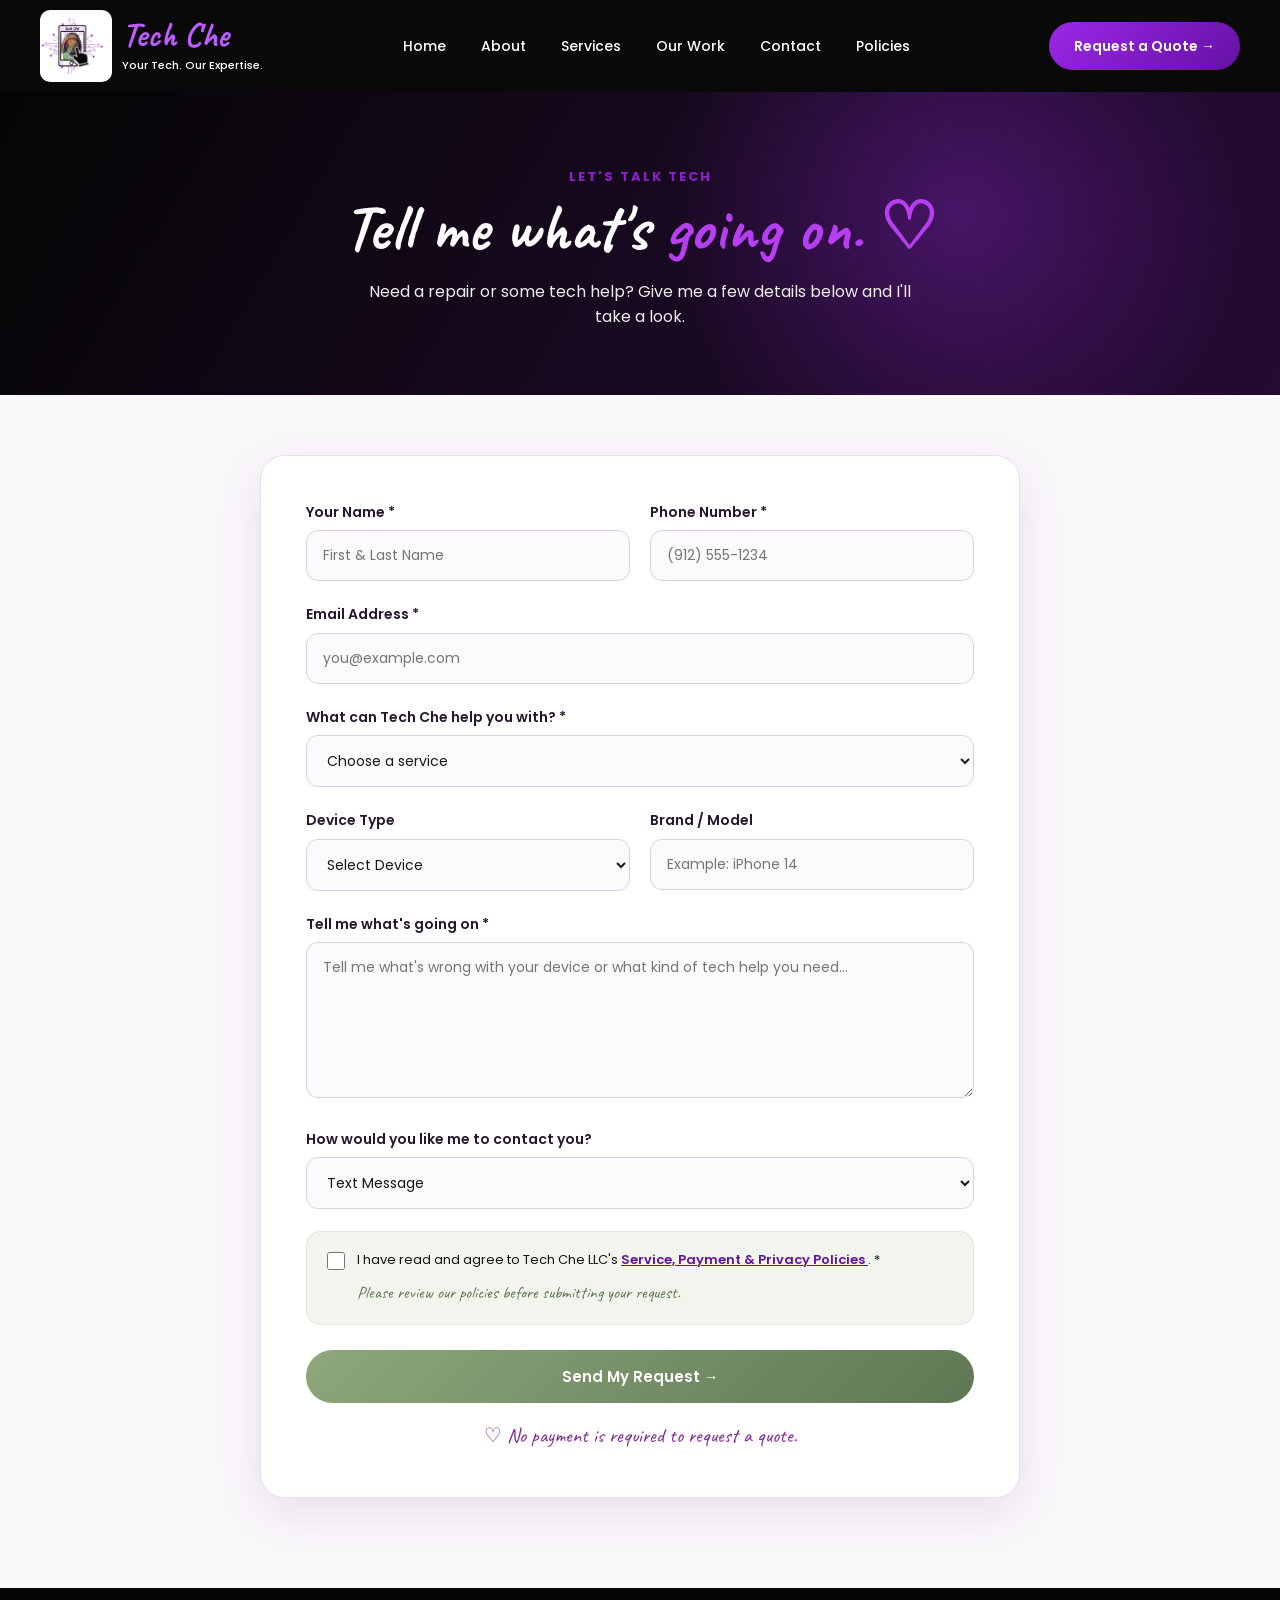
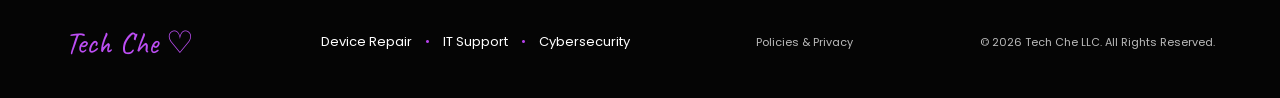
<file: quote.html>
<!DOCTYPE html>
<html lang="en">

<head>
    <meta charset="UTF-8">
    <meta name="viewport" content="width=device-width, initial-scale=1.0">

    <title>Request a Quote | Tech Che</title>

    <meta name="description"
          content="Request a quote from Tech Che for device repair, IT support, or cybersecurity services.">

    <link rel="stylesheet" href="style.css">

    <link rel="preconnect" href="https://fonts.googleapis.com">
    <link rel="preconnect" href="https://fonts.gstatic.com" crossorigin>

    <link href="https://fonts.googleapis.com/css2?family=Caveat:wght@400;600;700&family=Poppins:wght@400;500;600;700&display=swap"
          rel="stylesheet">
</head>

<body>

    <!-- NAVIGATION -->
    <header>
        <nav>

            <a href="/" class="brand">
                <img src="tech-che-logo.png" alt="Tech Che Logo">

                <div>
                    <span class="brand-name">Tech Che</span>
                    <span class="tagline">Your Tech. Our Expertise.</span>
                </div>
            </a>

            <button class="menu-toggle"
        onclick="toggleMenu()"
        aria-label="Open navigation menu">
    ☰
</button>

<ul id="nav-menu">
    <li><a href="/">Home</a></li>
    <li><a href="/#about">About</a></li>
    <li><a href="/#services">Services</a></li>
    <li><a href="/#work">Our Work</a></li>
    <li><a href="/#contact">Contact</a></li>
    <li><a href="/policies.html">Policies</a></li>
</ul>
            <a href="quote.html" class="nav-button">
                Request a Quote →
            </a>

        </nav>
    </header>


    <main class="quote-page">

        <section class="quote-hero">

            <p class="small-heading">LET'S TALK TECH</p>

            <h1>
                Tell me what's
                <span>going on. ♡</span>
            </h1>

            <p>
                Need a repair or some tech help?
                Give me a few details below and I'll take a look.
            </p>

        </section>


        <section class="quote-form-section">

            <div class="quote-form-container">

                <form id="tech-che-quote-form"
                    action="https://formspree.io/f/xvkoqgze"       
                    method="POST">

                   <input type="hidden"
                       name="_subject"
                       value="New Tech Che Quote Request"> 
                    

                    <div class="form-row">

                        <div class="form-group">
                            <label for="name">Your Name *</label>

                            <input
                                type="text"
                                id="name"
                                name="name"
                                placeholder="First & Last Name"
                                required>
                        </div>


                        <div class="form-group">
                            <label for="phone">Phone Number *</label>

                            <input
                                type="tel"
                                id="phone"
                                name="phone"
                                placeholder="(912) 555-1234"
                                required>
                        </div>

                    </div>


                    <div class="form-group">

                        <label for="email">Email Address *</label>

                        <input
                            type="email"
                            id="email"
                            name="email"
                            placeholder="you@example.com"
                            required>

                    </div>


                    <div class="form-group">

                        <label for="service">
                            What can Tech Che help you with? *
                        </label>

                        <select id="service" name="service" required>

                            <option value="">
                                Choose a service
                            </option>

                            <option value="Device Repair">
                                Device Repair
                            </option>

                            <option value="IT Support">
                                IT Support
                            </option>

                            <option value="Cybersecurity">
                                Cybersecurity
                            </option>

                            <option value="Other">
                                Something Else
                            </option>
                            <option value="Web Design">
                                Web Design
                            </option>

                        </select>

                    </div>


                    <div class="form-row">

                        <div class="form-group">

                            <label for="device">
                                Device Type
                            </label>

                            <select id="device" name="device">

                                <option value="">
                                    Select Device
                                </option>

                                <option>Phone</option>
                                <option>Tablet / iPad</option>
                                <option>Laptop</option>
                                <option>Desktop Computer</option>
                                <option>Smartwatch</option>
                                <option>Other</option>

                            </select>

                        </div>


                        <div class="form-group">

                            <label for="model">
                                Brand / Model
                            </label>

                            <input
                                type="text"
                                id="model"
                                name="model"
                                placeholder="Example: iPhone 14">

                        </div>

                    </div>


                    <div class="form-group">

                        <label for="problem">
                            Tell me what's going on *
                        </label>

                        <textarea
                            id="problem"
                            name="problem"
                            rows="6"
                            placeholder="Tell me what's wrong with your device or what kind of tech help you need..."
                            required></textarea>

                    </div>


                    <div class="form-group">

                        <label for="contact-method">
                            How would you like me to contact you?
                        </label>

                        <select
                            id="contact-method"
                            name="contact-method">

                            <option>Text Message</option>
                            <option>Phone Call</option>
                            <option>Email</option>

                        </select>

                    </div>

<!-- POLICY AGREEMENT -->
<div class="policy-agreement">

    <label class="policy-checkbox">

        <input
            type="checkbox"
            id="policy-agreement"
            name="policy_agreement"
            value="Customer agreed to Tech Che policies"
            required>

        <span>
            I have read and agree to Tech Che LLC's
            <a href="policies.html" target="_blank">
                Service, Payment & Privacy Policies
            </a>.
            *
        </span>

    </label>

    <p class="policy-agreement-note">
        Please review our policies before submitting your request.
    </p>

</div>
                    <button
                        type="submit"
                        class="form-submit">

                        Send My Request →

                    </button>


                    <p class="form-note">
                        ♡ No payment is required to request a quote.
                    </p>

                </form>

            </div>

        </section>

    </main>


    <footer>

        <div class="footer-content">

            <div class="footer-brand">
                Tech Che ♡
            </div>

            <div class="footer-services">
                Device Repair
                <span>•</span>
                IT Support
                <span>•</span>
                Cybersecurity
            </div>
<p>
    <a href="policies.html">Policies & Privacy</a>
</p>
            <p>
                © 2026 Tech Che LLC. All Rights Reserved.
            </p>

        </div>

    </footer>
<script>
    const form = document.getElementById("tech-che-quote-form");

    form.addEventListener("submit", async function(event) {
        event.preventDefault();

        const submitButton = form.querySelector(".form-submit");
        const originalText = submitButton.textContent;

        // Let the customer know the request is being sent
        submitButton.textContent = "Sending...";
        submitButton.disabled = true;

        try {
            const formData = new FormData(form);

            const response = await fetch(form.action, {
                method: "POST",
                body: formData,
                headers: {
                    "Accept": "application/json"
                }
            });

            if (response.ok) {
                window.location.href = "thank-you.html";
            } else {
                alert("Oops! Your request could not be sent. Please try again.");
                submitButton.textContent = originalText;
                submitButton.disabled = false;
            }

        } catch (error) {
            alert("Something went wrong. Please check your connection and try again.");
            submitButton.textContent = originalText;
            submitButton.disabled = false;
        }
    });
  </script>
<script>
    function toggleMenu() {
        document.getElementById("nav-menu").classList.toggle("show");
    }
</script>
</body>

</html>
</file>
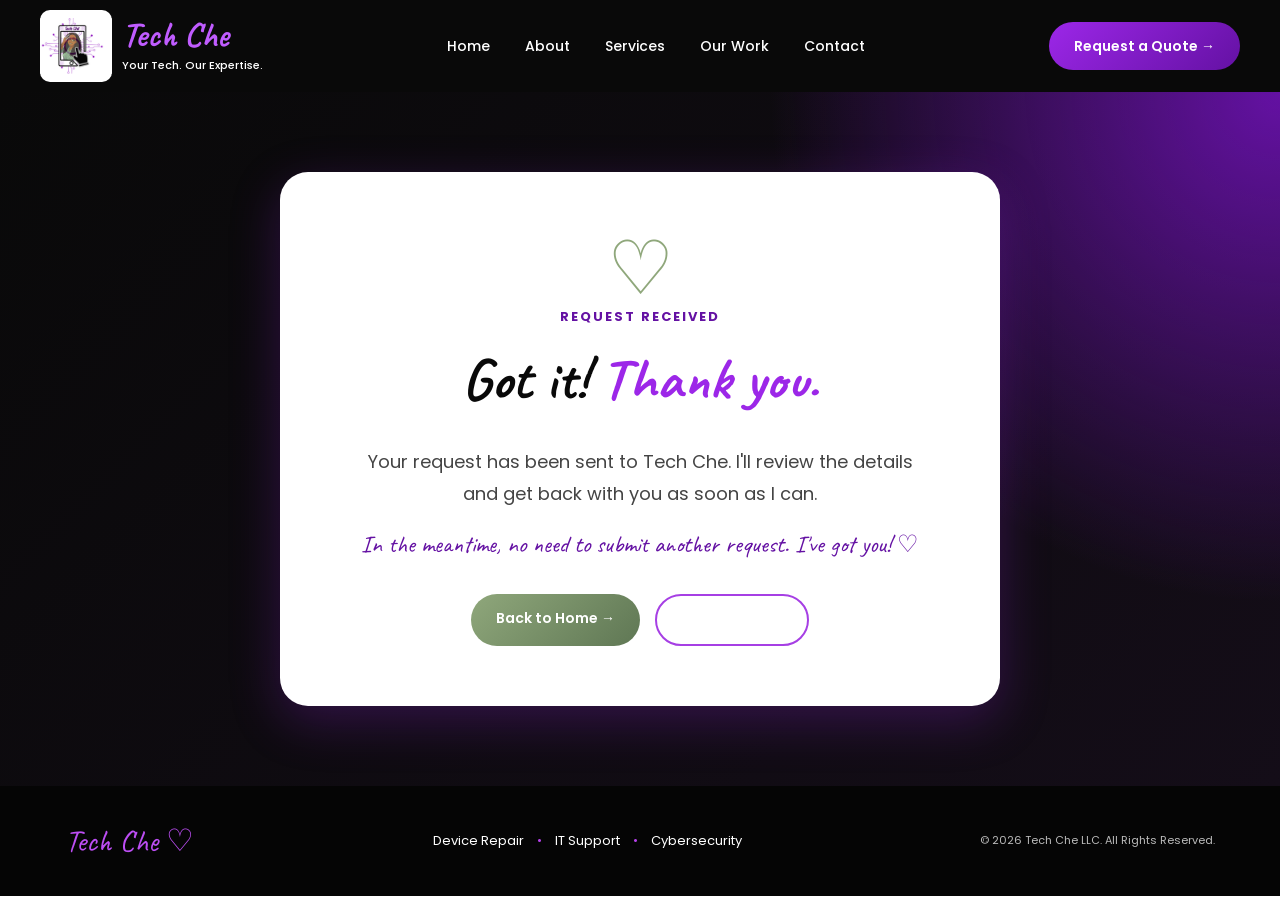
<file: thank-you.html>
<!DOCTYPE html>
<html lang="en">

<head>
    <meta charset="UTF-8">
    <meta name="viewport" content="width=device-width, initial-scale=1.0">

    <title>Thank You | Tech Che</title>

    <link rel="stylesheet" href="style.css">

    <link rel="preconnect" href="https://fonts.googleapis.com">
    <link rel="preconnect" href="https://fonts.gstatic.com" crossorigin>

    <link href="https://fonts.googleapis.com/css2?family=Caveat:wght@400;600;700&family=Poppins:wght@400;500;600;700&display=swap"
          rel="stylesheet">
</head>

<body>

    <!-- NAVIGATION -->
    <header>
        <nav>

            <a href="index.html" class="brand">
                <img src="tech-che-logo.png" alt="Tech Che Logo">

                <div>
                    <span class="brand-name">Tech Che</span>
                    <span class="tagline">Your Tech. Our Expertise.</span>
                </div>
            </a>

            <ul>
                <li><a href="index.html">Home</a></li>
                <li><a href="index.html#about">About</a></li>
                <li><a href="index.html#services">Services</a></li>
                <li><a href="index.html#work">Our Work</a></li>
                <li><a href="index.html#contact">Contact</a></li>
            </ul>

            <a href="quote.html" class="nav-button">
                Request a Quote →
            </a>

        </nav>
    </header>


    <main class="thank-you-page">

        <section class="thank-you-box">

            <div class="thank-you-heart">♡</div>

            <p class="small-heading">REQUEST RECEIVED</p>

            <h1>Got it! <span>Thank you.</span></h1>

            <p class="thank-you-message">
                Your request has been sent to Tech Che.
                I'll review the details and get back with you as soon as I can.
            </p>

            <p class="thank-you-small">
                In the meantime, no need to submit another request.
                I've got you! ♡
            </p>

            <div class="thank-you-buttons">

                <a href="index.html" class="primary-button">
                    Back to Home →
                </a>

                <a href="index.html#services" class="secondary-button">
                    View Services
                </a>

            </div>

        </section>

    </main>


    <footer>

        <div class="footer-content">

            <div class="footer-brand">
                Tech Che ♡
            </div>

            <div class="footer-services">
                Device Repair
                <span>•</span>
                IT Support
                <span>•</span>
                Cybersecurity
            </div>

            <p>
                © 2026 Tech Che LLC. All Rights Reserved.
            </p>

        </div>

    </footer>

</body>

</html>
</file>
<file: style.css>
/* ========================================
   TECH CHE — MAIN WEBSITE STYLE
   ======================================== */

* {
    margin: 0;
    padding: 0;
    box-sizing: border-box;
}

html {
    scroll-behavior: smooth;
}

body {
    font-family: "Poppins", sans-serif;
    background: #ffffff;
    color: #151515;
    line-height: 1.6;
}

:root {
    /* Original Tech Che Purple */
    --purple: #9c27e8;
    --deep-purple: #6411a3;
    --light-purple: #e6c5f7;
    --soft-purple: #f6effa;

    /* New Sage Green */
    --sage: #8fa77b;
    --sage-dark: #5f7754;
    --sage-light: #dfe8d7;
    --sage-soft: #f1f5ed;

    /* Neutrals */
    --black: #090909;
    --off-black: #140d18;
    --white: #ffffff;
}

/* ========================================
   NAVIGATION
   ======================================== */

header {
    background: var(--black);
    position: sticky;
    top: 0;
    z-index: 1000;
}

nav {
    max-width: 1250px;
    min-height: 92px;
    margin: auto;
    padding: 10px 25px;

    display: flex;
    align-items: center;
    justify-content: space-between;
}

.brand {
    display: flex;
    align-items: center;
    gap: 10px;
    text-decoration: none;
    color: white;
}

.brand img {
    width: 72px;
    height: 72px;
    object-fit: contain;
    background: white;
    border-radius: 10px;
}

.brand > div {
    display: flex;
    flex-direction: column;
}

.brand-name {
    font-family: "Caveat", cursive;
    font-size: 35px;
    font-weight: 700;
    line-height: 1;
    color: #c05cff;
}

.tagline {
    font-size: 11px;
    font-weight: 500;
    margin-top: 5px;
    color: white;
}

nav ul {
    display: flex;
    list-style: none;
    gap: 35px;
}

nav ul a {
    color: white;
    text-decoration: none;
    font-size: 14px;
    font-weight: 500;
    transition: .25s;
}

nav ul a:hover {
    color: #c05cff;
}

.nav-button {
    text-decoration: none;
    color: white;
    font-size: 14px;
    font-weight: 600;

    padding: 13px 25px;

    border-radius: 30px;

    background: linear-gradient(
        135deg,
        #7420b6,
        #bd4ff4
    );

    border: 1px solid #d794ff;

    transition: .25s;
}

.nav-button:hover {
    transform: translateY(-2px);
}


/* ========================================
   HERO
   ======================================== */

.hero {
    background:
        radial-gradient(
            circle at 75% 45%,
            rgba(140, 31, 211, .35),
            transparent 27%
        ),
        linear-gradient(
            120deg,
            #050505,
            #13081a 55%,
            #20082f
        );

    color: white;
    padding: 80px 25px;
    overflow: hidden;
}

.hero-content {
    max-width: 1200px;
    min-height: 500px;
    margin: auto;

    display: grid;
    grid-template-columns: 1fr 1fr;
    align-items: center;
    gap: 50px;
}

.hero-text h1 {
    font-family: "Caveat", cursive;
    font-size: 75px;
    line-height: .95;
    font-weight: 600;
}

.hero-text h1 span,
.hero-text h1 strong {
    display: block;
}

.hero-text h1 strong {
    color: #a52eea;
    font-weight: 700;
}

.purple-line {
    width: 290px;
    height: 5px;

    background: linear-gradient(
        90deg,
        #8b21ca,
        #c34dff
    );

    margin: 25px 0;

    border-radius: 20px;

    transform: rotate(-2deg);
}

.hero-description {
    max-width: 520px;
    font-size: 17px;
    margin-bottom: 30px;
    color: #eeeeee;
}

.hero-buttons {
    display: flex;
    gap: 15px;
    margin-bottom: 25px;
}

.primary-button,
.secondary-button {
    display: inline-block;

    padding: 13px 25px;

    border-radius: 30px;

    text-decoration: none;

    font-size: 14px;
    font-weight: 600;

    transition: .25s;
}

.primary-button {
    background: linear-gradient(
        135deg,
        #8024c7,
        #be48f5
    );

    color: white;
}

.primary-button:hover {
    transform: translateY(-3px);
}

.secondary-button {
    border: 2px solid #a63fe4;
    color: white;
}

.secondary-button:hover {
    background: #a63fe4;
}

.local-message {
    font-family: "Caveat", cursive;
    font-size: 22px;
}

.local-message:first-letter {
    color: #b43cf0;
}

.hero-image {
    position: relative;

    display: flex;
    align-items: center;
    justify-content: center;

    min-height: 450px;
}

.hero-image img {
    position: relative;
    z-index: 2;

    width: min(390px, 90%);
    height: auto;

    background: rgba(255,255,255,.96);

    border-radius: 25px;

    padding: 18px;

    box-shadow:
        0 0 35px rgba(171, 55, 235, .55);
}

.purple-glow {
    position: absolute;

    width: 420px;
    height: 300px;

    background: #7617b5;

    border-radius:
        46% 54% 61% 39%
        / 48% 41% 59% 52%;

    filter: blur(12px);

    opacity: .65;

    transform: rotate(-7deg);
}


/* ========================================
   SECTION HEADINGS
   ======================================== */

.section-heading {
    text-align: center;
    margin-bottom: 45px;
}

.section-heading > p,
.small-heading {
    color: #8b21ca;
    font-size: 13px;
    font-weight: 700;
    letter-spacing: 2px;
}

.section-heading h2 {
    margin-top: 4px;

    font-family: "Caveat", cursive;
    font-size: 49px;
    line-height: 1;
}

.section-heading h2 span {
    color: #8f22cc;
}


/* ========================================
   SERVICES
   ======================================== */

.services {
    padding: 75px 25px;
    background: #fff;
}

.service-grid {
    max-width: 1100px;
    margin: auto;

    display: grid;
    grid-template-columns: repeat(2, 1fr);

    gap: 20px;
}

.service-card {
    background: #fbf8fc;

    border: 1px solid #e9dced;

    border-radius: 18px;

    padding: 28px;

    display: flex;
    gap: 20px;

    box-shadow:
        0 8px 25px rgba(72, 22, 92, .07);

    transition: .25s;
}

.service-card:hover {
    transform: translateY(-5px);

    box-shadow:
        0 13px 30px rgba(95, 28, 126, .13);
}

.service-icon {
    min-width: 65px;
    height: 65px;

    display: flex;
    align-items: center;
    justify-content: center;

    background: #7e21b8;

    border-radius: 50%;

    font-size: 27px;
}

.service-card h3 {
    font-family: "Caveat", cursive;
    font-size: 29px;
    margin-bottom: 7px;
}

.service-card p {
    font-size: 14px;
}


/* ========================================
   ABOUT
   ======================================== */

.about {
    padding: 70px 25px;

    background:
        linear-gradient(
            110deg,
            #070707,
            #170b1d
        );

    color: white;
}

.about-layout {
    max-width: 1100px;
    margin: auto;

    display: grid;
    grid-template-columns: .8fr 1.2fr;

    align-items: center;

    gap: 60px;
}

.about-visual {
    display: flex;
    justify-content: center;
}

.about-logo-box {
    background: white;

    padding: 15px;

    border-radius: 25px;

    transform: rotate(-2deg);

    box-shadow:
        0 0 30px rgba(165, 47, 224, .35);
}

.about-logo-box img {
    display: block;
    width: 280px;
    max-width: 100%;
}

.about-text h2 {
    font-family: "Caveat", cursive;

    font-size: 50px;

    line-height: 1;

    margin: 10px 0 20px;
}

.about-text > p:last-child {
    max-width: 570px;
    color: #eeeeee;
}


/* ========================================
   WHY TECH CHE
   ======================================== */

.why {
    padding: 65px 25px;
    background: #fff;
}

.why-box {
    max-width: 720px;

    margin: auto;

    background: #f7effa;

    border-radius: 25px;

    padding: 40px 50px;

    box-shadow:
        0 8px 25px rgba(77, 26, 96, .07);
}

.why-list {
    margin-top: 20px;
}

.why-list p {
    margin: 10px 0;
    font-size: 16px;
}

.why-list p::first-letter {
    color: #9227cf;
}


/* ========================================
   OUR WORK
   ======================================== */

.work {
    padding: 75px 25px;
    background: #faf7fb;
}

.work-placeholder {
    max-width: 600px;

    margin: auto;

    text-align: center;

    padding: 45px;

    background: white;

    border-radius: 20px;

    border: 2px dashed #c888e6;
}

.work-placeholder > p:first-child {
    font-size: 45px;
}

.work-placeholder h3 {
    font-family: "Caveat", cursive;
    font-size: 34px;
    margin: 5px 0 10px;
}


/* ========================================
   QUOTE
   ======================================== */

.quote {
    padding: 40px 25px;

    background:
        linear-gradient(
            90deg,
            #6e18a8,
            #b23fe9
        );

    color: white;
}

.quote-content {
    max-width: 1000px;
    margin: auto;

    display: flex;

    align-items: center;
    justify-content: space-between;

    gap: 25px;
}

.quote h2 {
    font-family: "Caveat", cursive;
    font-size: 38px;
}

.quote-button {
    background: #080808;

    color: white;

    text-decoration: none;

    padding: 13px 28px;

    border-radius: 30px;

    font-weight: 600;
}


/* ========================================
   CONTACT
   ======================================== */

.contact {
    padding: 80px 25px;

    text-align: center;

    max-width: 760px;

    margin: auto;
}

.contact h2 {
    font-family: "Caveat", cursive;

    font-size: 50px;

    margin: 5px 0 15px;
}

.contact > p {
    margin-bottom: 18px;
}

.service-area {
    font-weight: 600;
}


/* ========================================
   FOOTER
   ======================================== */

footer {
    background: #050505;

    color: white;

    padding: 30px 25px;
}

.footer-content {
    max-width: 1150px;
    margin: auto;

    display: flex;
    align-items: center;
    justify-content: space-between;

    gap: 25px;
}

.footer-brand {
    font-family: "Caveat", cursive;

    font-size: 31px;

    color: #bd4ef4;
}

.footer-services {
    font-size: 13px;
}

.footer-services span {
    color: #b740ed;
    margin: 0 10px;
}

footer p {
    font-size: 11px;
    color: #bbb;
}


/* ========================================
   TABLET
   ======================================== */

@media (max-width: 950px) {

    nav ul {
        display: none;
    }

    .hero-content {
        grid-template-columns: 1fr;
        text-align: center;
    }

    .hero-description {
        margin-left: auto;
        margin-right: auto;
    }

    .purple-line {
        margin-left: auto;
        margin-right: auto;
    }

    .hero-buttons {
        justify-content: center;
    }

    .hero-image {
        min-height: 350px;
    }

    .service-grid {
        grid-template-columns: 1fr;
        max-width: 650px;
    }

    .about-layout {
        grid-template-columns: 1fr;
        text-align: center;
    }

    .about-text > p:last-child {
        margin: auto;
    }

    .quote-content {
        flex-direction: column;
        text-align: center;
    }

    .footer-content {
        flex-direction: column;
        text-align: center;
    }
}


/* ========================================
   MOBILE
   ======================================== */

@media (max-width: 600px) {

    nav {
        min-height: 75px;
        padding: 8px 15px;
    }

    .brand img {
        width: 55px;
        height: 55px;
    }

    .brand-name {
        font-size: 27px;
    }

    .tagline {
        display: none;
    }

    .nav-button {
        padding: 10px 15px;
        font-size: 11px;
    }

    .hero {
        padding: 60px 20px;
    }

    .hero-content {
        min-height: auto;
    }

    .hero-text h1 {
        font-size: 57px;
    }

    .hero-buttons {
        flex-direction: column;
        align-items: center;
    }

    .hero-image img {
        width: 280px;
    }

    .purple-glow {
        width: 290px;
        height: 220px;
    }

    .section-heading h2 {
        font-size: 41px;
    }

    .service-card {
        flex-direction: column;
    }

    .service-icon {
        width: 65px;
    }

    .about-text h2,
    .contact h2 {
        font-size: 43px;
    }

    .why-box {
        padding: 30px 25px;
    }
}
/* ========================================
   TECH CHE — REQUEST A QUOTE PAGE
   ======================================== */

.quote-page {
    background: #faf7fb;
    min-height: 100vh;
}

/* Quote Page Header */

.quote-hero {
    background:
        radial-gradient(
            circle at 75% 40%,
            rgba(151, 42, 219, .35),
            transparent 30%
        ),
        linear-gradient(
            120deg,
            #050505,
            #17091f,
            #250a34
        );

    color: white;
    text-align: center;
    padding: 75px 25px 65px;
}

.quote-hero h1 {
    font-family: "Caveat", cursive;
    font-size: 65px;
    line-height: 1;
    margin: 8px 0 18px;
}

.quote-hero h1 span {
    color: #b83ff1;
}

.quote-hero > p:last-child {
    max-width: 550px;
    margin: auto;
    color: #eeeeee;
    font-size: 16px;
}


/* ========================================
   FORM CONTAINER
   ======================================== */

.quote-form-section {
    padding: 60px 25px 90px;
}

.quote-form-container {
    max-width: 760px;
    margin: auto;

    background: white;

    padding: 45px;

    border-radius: 24px;

    border: 1px solid #eadcf0;

    box-shadow:
        0 15px 45px rgba(74, 20, 96, .10);
}


/* ========================================
   FORM LAYOUT
   ======================================== */

.form-row {
    display: grid;
    grid-template-columns: 1fr 1fr;
    gap: 20px;
}

.form-group {
    margin-bottom: 22px;
}

.form-group label {
    display: block;

    margin-bottom: 7px;

    font-size: 14px;
    font-weight: 600;

    color: #27162e;
}

.form-group input,
.form-group select,
.form-group textarea {

    width: 100%;

    font-family: "Poppins", sans-serif;

    font-size: 14px;

    padding: 14px 16px;

    border: 1.5px solid #ddcfe3;

    border-radius: 12px;

    background: #fcfafd;

    color: #171717;

    outline: none;

    transition: .25s;
}

.form-group textarea {
    resize: vertical;
}


/* Purple focus effect */

.form-group input:focus,
.form-group select:focus,
.form-group textarea:focus {

    border-color: #a62cdd;

    background: white;

    box-shadow:
        0 0 0 3px rgba(166, 44, 221, .10);
}


/* ========================================
   SUBMIT BUTTON
   ======================================== */

.form-submit {

    width: 100%;

    border: none;

    padding: 15px 25px;

    border-radius: 30px;

    background:
        linear-gradient(
            135deg,
            #7620b3,
            #bd47f3
        );

    color: white;

    font-family: "Poppins", sans-serif;

    font-size: 15px;
    font-weight: 600;

    cursor: pointer;

    transition: .25s;
}

.form-submit:hover {

    transform: translateY(-2px);

    box-shadow:
        0 8px 20px rgba(136, 31, 183, .25);
}


/* Note underneath form */

.form-note {

    text-align: center;

    margin-top: 17px;

    font-family: "Caveat", cursive;

    font-size: 20px;

    color: #7c268f;
}


/* ========================================
   QUOTE PAGE MOBILE
   ======================================== */

@media (max-width: 650px) {

    .quote-hero {
        padding: 55px 20px;
    }

    .quote-hero h1 {
        font-size: 50px;
    }

    .quote-form-section {
        padding: 35px 15px 65px;
    }

    .quote-form-container {
        padding: 28px 20px;
        border-radius: 18px;
    }

    .form-row {
        grid-template-columns: 1fr;
        gap: 0;
    }
}
/* ==============================
   THANK YOU PAGE
================================ */

.thank-you-page {
    min-height: 75vh;
    display: flex;
    align-items: center;
    justify-content: center;
    padding: 80px 20px;
    background:
        radial-gradient(circle at top right, #6411a3 0%, transparent 35%),
        linear-gradient(135deg, #090909, #140d18);
}

.thank-you-box {
    width: 100%;
    max-width: 720px;
    background: #ffffff;
    text-align: center;
    padding: 60px 45px;
    border-radius: 28px;
    box-shadow: 0 15px 50px rgba(156, 39, 232, 0.25);
}

.thank-you-heart {
    font-family: 'Caveat', cursive;
    font-size: 75px;
    line-height: 1;
    color: var(--purple);
}

.thank-you-box .small-heading {
    color: var(--deep-purple);
    font-weight: 700;
    letter-spacing: 2px;
    margin-bottom: 5px;
}

.thank-you-box h1 {
    font-family: 'Caveat', cursive;
    font-size: 58px;
    margin: 5px 0 20px;
    color: var(--black);
}

.thank-you-box h1 span {
    color: var(--purple);
}

.thank-you-message {
    max-width: 560px;
    margin: 0 auto 15px;
    font-size: 18px;
    line-height: 1.8;
    color: #444;
}

.thank-you-small {
    font-family: 'Caveat', cursive;
    font-size: 24px;
    color: var(--deep-purple);
    margin-bottom: 30px;
}

.thank-you-buttons {
    display: flex;
    justify-content: center;
    gap: 15px;
    flex-wrap: wrap;
}

.thank-you-buttons a {
    text-decoration: none;
}

@media (max-width: 600px) {

    .thank-you-box {
        padding: 45px 25px;
    }

    .thank-you-box h1 {
        font-size: 46px;
    }

    .thank-you-message {
        font-size: 16px;
    }
}
/* ==================================
   TECH CHE SAGE GREEN ACCENTS
================================== */

/* Main buttons */
.nav-button,
.primary-button,
.form-submit {
    background: linear-gradient(135deg, var(--sage), var(--sage-dark));
    color: white;
    border: none;
}

.nav-button:hover,
.primary-button:hover,
.form-submit:hover {
    background: var(--sage-dark);
    transform: translateY(-2px);
}

/* Sage accent on navigation */
nav ul li a:hover {
    color: var(--sage);
}

/* Service icons - alternate purple and sage */
.service-card:nth-child(1) .service-icon,
.service-card:nth-child(3) .service-icon {
    background: linear-gradient(135deg, var(--sage), var(--sage-dark));
}

/* Why Choose Tech Che */
.why {
    background: var(--sage-soft);
}

/* Small decorative accents */
.local-message {
    color: var(--sage-light);
}

/* Form focus */
input:focus,
select:focus,
textarea:focus {
    border-color: var(--sage);
    box-shadow: 0 0 0 3px rgba(143, 167, 123, 0.15);
}

/* Thank-you heart */
.thank-you-heart {
    color: var(--sage);
}
/* ORIGINAL TECH CHE HEADER */

.nav-button {
    background: linear-gradient(
        135deg,
        var(--purple),
        var(--deep-purple)
    );
    color: #ffffff;
    border: none;
    border-radius: 30px;
}

.nav-button:hover {
    background: var(--deep-purple);
}
/* ================================
   TECH CHE POLICIES PAGE
================================ */

.policies-page {
    background: #faf8fc;
}

.policy-hero {
    text-align: center;
    padding: 90px 20px 50px;
    max-width: 850px;
    margin: auto;
}

.policy-hero h1 {
    font-size: 3.2rem;
    margin: 10px 0 15px;
}

.policy-hero > p:not(.small-heading):not(.policy-updated) {
    font-size: 1.05rem;
    line-height: 1.8;
    max-width: 650px;
    margin: 0 auto;
}

.policy-updated {
    margin-top: 20px;
    font-size: 0.85rem;
    opacity: 0.7;
}

.policy-nav {
    max-width: 1050px;
    margin: 0 auto 50px;
    padding: 30px;
    background: white;
    border-radius: 20px;
}

.policy-nav h2 {
    text-align: center;
    margin-bottom: 20px;
}

.policy-links {
    display: flex;
    flex-wrap: wrap;
    justify-content: center;
    gap: 10px;
}

.policy-links a {
    text-decoration: none;
    padding: 9px 15px;
    border-radius: 30px;
    background: #f2ecf8;
    font-size: 0.85rem;
    font-weight: 500;
    transition: 0.2s ease;
}

.policy-links a:hover {
    transform: translateY(-2px);
}

.policy-container {
    max-width: 950px;
    margin: auto;
    padding: 0 20px 80px;
}

.policy-card {
    background: white;
    margin-bottom: 25px;
    padding: 35px;
    border-radius: 20px;
    position: relative;
}

.policy-card h2 {
    margin: 5px 0 18px;
}

.policy-card p {
    line-height: 1.8;
    margin-bottom: 14px;
}

.policy-number {
    font-family: "Caveat", cursive;
    font-size: 1.5rem;
    font-weight: 700;
    opacity: 0.55;
}

.policy-highlight {
    padding: 20px;
    margin: 20px 0;
    border-radius: 15px;
    background: #f5effa;
}

.policy-highlight strong {
    display: block;
    margin-bottom: 8px;
}

.policy-highlight p {
    margin-bottom: 0;
}

.policy-contact {
    text-align: center;
    padding: 55px 30px;
    margin-top: 50px;
}

.policy-contact > span {
    font-size: 2rem;
}

.policy-contact h2 {
    margin: 10px 0;
}

.policy-contact p {
    max-width: 600px;
    margin: 0 auto 25px;
    line-height: 1.7;
}

footer a {
    color: inherit;
    text-decoration: none;
}

footer a:hover {
    text-decoration: underline;
}

@media (max-width: 768px) {

    .policy-hero {
        padding-top: 60px;
    }

    .policy-hero h1 {
        font-size: 2.4rem;
    }

    .policy-nav {
        margin-left: 15px;
        margin-right: 15px;
    }

    .policy-card {
        padding: 25px 20px;
    }

    .policy-links a {
        font-size: 0.8rem;
    }
}
/* ========================================
   TECH CHE MOBILE MENU
   ======================================== */

/* Hide hamburger on desktop */
.menu-toggle {
    display: none;
    background: transparent;
    border: none;
    color: white;
    font-size: 30px;
    cursor: pointer;
    line-height: 1;
}

/* Tablet + Mobile */
@media (max-width: 950px) {

    nav {
        position: relative;
    }

    /* Show hamburger */
    .menu-toggle {
        display: block;
        margin-left: auto;
        margin-right: 15px;
    }

    /* Keep menu closed until hamburger is tapped */
    nav #nav-menu {
        display: none;

        position: absolute;
        top: calc(100% + 5px);
        left: 15px;
        right: 15px;

        background: #0b0710;

        padding: 18px;

        border: 1px solid rgba(192, 92, 255, 0.25);
        border-radius: 18px;

        box-shadow:
            0 15px 35px rgba(0, 0, 0, 0.35);

        flex-direction: column;
        gap: 4px;

        z-index: 2000;
    }

    /* Open menu */
    nav #nav-menu.show {
        display: flex;
    }

    nav #nav-menu li {
        width: 100%;
    }

    nav #nav-menu li a {
        display: block;

        width: 100%;

        padding: 12px 14px;

        border-radius: 10px;

        color: white;

        font-size: 14px;
    }

    nav #nav-menu li a:hover {
        background: rgba(156, 39, 232, 0.15);
        color: #c05cff;
    }
}


/* Phone adjustments */
@media (max-width: 600px) {

    .menu-toggle {
        font-size: 27px;
        margin-right: 8px;
    }

    nav #nav-menu {
        top: calc(100% + 4px);
    }
}
/* ========================================
   QUOTE FORM POLICY AGREEMENT
   ======================================== */

.policy-agreement {
    margin: 10px 0 25px;
    padding: 18px 20px;

    background: var(--sage-soft);

    border: 1px solid var(--sage-light);
    border-radius: 14px;
}

.policy-checkbox {
    display: flex;
    align-items: flex-start;
    gap: 12px;

    cursor: pointer;

    font-size: 13px;
    line-height: 1.6;
}

.policy-checkbox input {
    width: 18px;
    height: 18px;

    margin-top: 2px;

    flex-shrink: 0;

    accent-color: var(--deep-purple);

    cursor: pointer;
}

.policy-checkbox a {
    color: var(--deep-purple);
    font-weight: 600;
    text-decoration: underline;
}

.policy-checkbox a:hover {
    color: var(--purple);
}

.policy-agreement-note {
    margin: 8px 0 0 30px;

    font-family: "Caveat", cursive;
    font-size: 17px;

    color: var(--sage-dark);
}


/* Mobile */

@media (max-width: 600px) {

    .policy-agreement {
        padding: 16px;
    }

    .policy-checkbox {
        font-size: 12px;
    }

    .policy-agreement-note {
        margin-left: 30px;
        font-size: 16px;
    }
}
/* ========================================
   TECH CHE REPAIR INTAKE FORM
   ======================================== */

.intake-section-title {
    font-family: "Caveat", cursive;
    font-size: 30px;
    font-weight: 700;

    color: var(--deep-purple);

    margin: 35px 0 18px;

    padding-bottom: 8px;

    border-bottom: 2px solid var(--sage-light);
}

.intake-section-title:first-of-type {
    margin-top: 0;
}

.intake-help {
    margin: -8px 0 25px;

    padding: 14px 16px;

    background: var(--sage-soft);

    border-left: 4px solid var(--sage);

    border-radius: 8px;

    font-size: 12px;
    line-height: 1.7;

    color: #555;
}

.signature-notice {
    margin: 5px 0 25px;

    padding: 18px;

    background: #f6effa;

    border: 1px solid #e6c5f7;
    border-radius: 12px;

    font-size: 12px;
    line-height: 1.7;

    color: #555;
}


/* Intake agreement boxes */

#tech-che-intake-form .policy-agreement {
    margin-bottom: 14px;
}

#tech-che-intake-form .policy-checkbox span {
    line-height: 1.7;
}


/* Mobile */

@media (max-width: 600px) {

    .intake-section-title {
        font-size: 27px;
        margin-top: 30px;
    }

    .intake-help,
    .signature-notice {
        font-size: 11px;
    }
}
/* ========================================
   EXISTING CUSTOMER / REPAIR INTAKE
   ======================================== */

.intake-cta {
    padding: 70px 25px;
    background: var(--sage-soft);
}

.intake-cta-box {
    max-width: 1000px;
    margin: auto;

    display: flex;
    align-items: center;
    gap: 30px;

    padding: 40px 45px;

    background: white;

    border: 1px solid var(--sage-light);
    border-radius: 25px;

    box-shadow:
        0 10px 30px rgba(72, 80, 65, 0.08);
}

.intake-cta-icon {
    font-family: "Caveat", cursive;
    font-size: 55px;
    line-height: 1;
    color: var(--sage-dark);
}

.intake-cta-text {
    flex: 1;
}

.intake-cta-text h2 {
    font-family: "Caveat", cursive;
    font-size: 38px;
    line-height: 1.05;

    margin: 5px 0 12px;
}

.intake-cta-text h2 span {
    color: var(--deep-purple);
}

.intake-cta-text > p:last-child {
    max-width: 570px;
    font-size: 14px;
    color: #555;
}

.intake-cta-button {
    flex-shrink: 0;

    padding: 13px 24px;

    background:
        linear-gradient(
            135deg,
            var(--sage),
            var(--sage-dark)
        );

    color: white;

    text-decoration: none;
    font-size: 13px;
    font-weight: 600;

    border-radius: 30px;

    transition: .25s;
}

.intake-cta-button:hover {
    background: var(--sage-dark);
    transform: translateY(-2px);
}


/* Mobile */

@media (max-width: 750px) {

    .intake-cta {
        padding: 50px 20px;
    }

    .intake-cta-box {
        flex-direction: column;
        text-align: center;

        padding: 35px 25px;
    }

    .intake-cta-text h2 {
        font-size: 34px;
    }

    .intake-cta-button {
        width: 100%;
        text-align: center;
    }
}
/* ========================================
   EXISTING CUSTOMER / REPAIR INTAKE
   ======================================== */

.intake-cta {
    padding: 70px 25px;
    background: var(--sage-soft);
}

.intake-cta-box {
    max-width: 1000px;
    margin: auto;

    display: flex;
    align-items: center;
    gap: 30px;

    padding: 40px 45px;

    background: white;

    border: 1px solid var(--sage-light);
    border-radius: 25px;

    box-shadow:
        0 10px 30px rgba(72, 80, 65, 0.08);
}

.intake-cta-icon {
    font-family: "Caveat", cursive;
    font-size: 55px;
    line-height: 1;
    color: var(--sage-dark);
}

.intake-cta-text {
    flex: 1;
}

.intake-cta-text h2 {
    font-family: "Caveat", cursive;
    font-size: 38px;
    line-height: 1.05;

    margin: 5px 0 12px;
}

.intake-cta-text h2 span {
    color: var(--deep-purple);
}

.intake-cta-text > p:last-child {
    max-width: 570px;
    font-size: 14px;
    color: #555;
}

.intake-cta-button {
    flex-shrink: 0;

    padding: 13px 24px;

    background:
        linear-gradient(
            135deg,
            var(--sage),
            var(--sage-dark)
        );

    color: white;

    text-decoration: none;
    font-size: 13px;
    font-weight: 600;

    border-radius: 30px;

    transition: .25s;
}

.intake-cta-button:hover {
    background: var(--sage-dark);
    transform: translateY(-2px);
}


/* Mobile */

@media (max-width: 750px) {

    .intake-cta {
        padding: 50px 20px;
    }

    .intake-cta-box {
        flex-direction: column;
        text-align: center;

        padding: 35px 25px;
    }

    .intake-cta-text h2 {
        font-size: 34px;
    }

    .intake-cta-button {
        width: 100%;
        text-align: center;
    }
}
/* BUSINESS HOURS */

.business-hours {
    max-width: 500px;
    margin: 35px auto;
    padding: 30px;
    text-align: center;
    background: #f5f7f2;
    border-radius: 18px;
    border: 1px solid #d8e1d2;
}

.business-hours h3 {
    color: #6b4b7a;
    font-size: 24px;
    margin-bottom: 20px;
}

.business-hours p {
    margin: 14px 0;
    line-height: 1.6;
}

.business-hours strong {
    color: #6b4b7a;
}

.business-hours small {
    display: block;
    margin-top: 20px;
    color: #666;
    font-style: italic;
}
</file>
